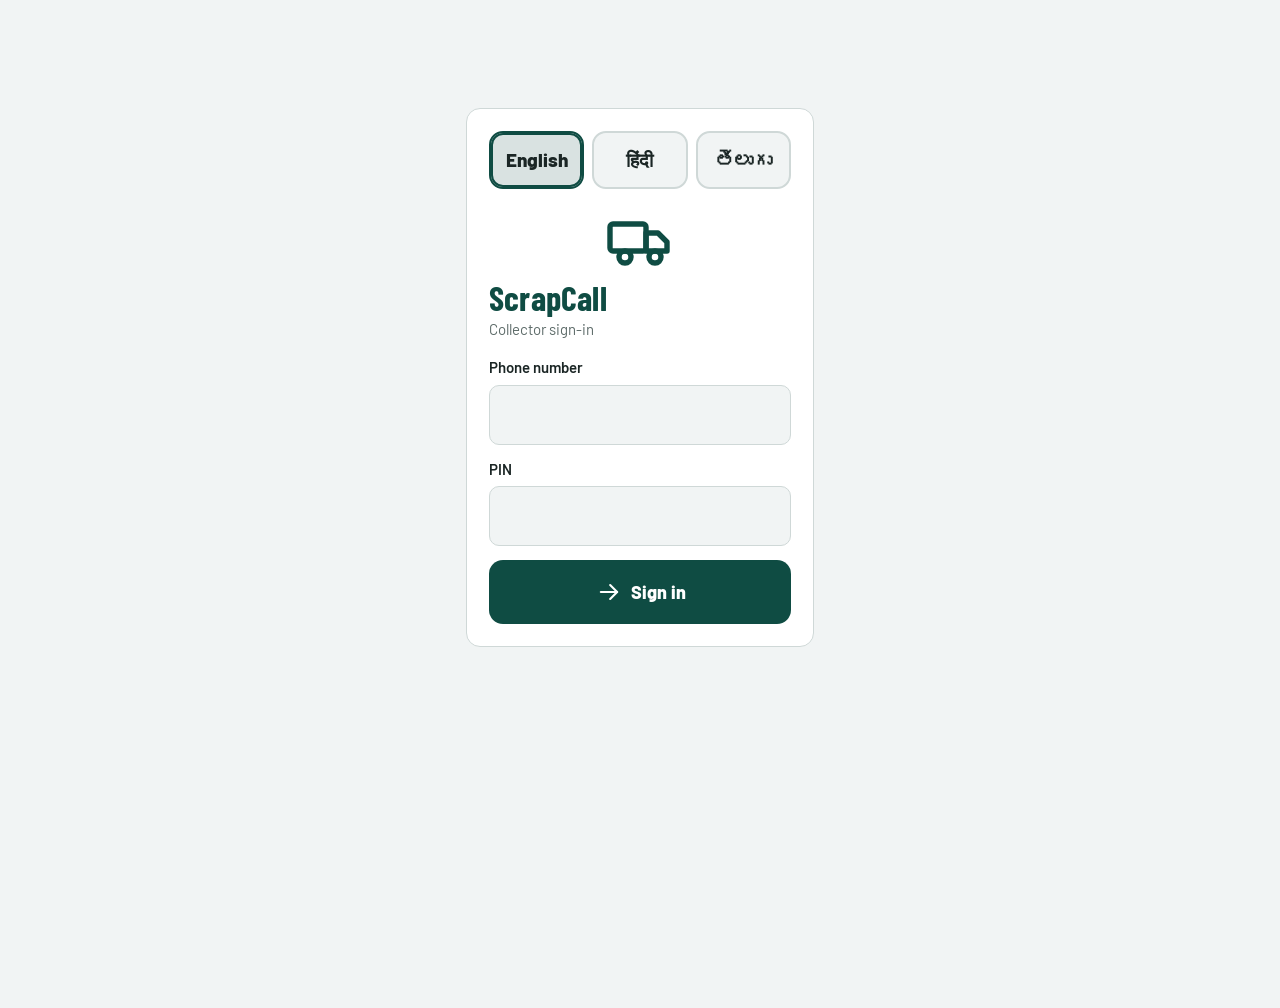
<file: collector.html>
<!DOCTYPE html>
<html lang="en">
<head>
<meta charset="utf-8">
<title>ScrapCall Collector</title>
<meta name="viewport" content="width=device-width, initial-scale=1, viewport-fit=cover">
<meta name="theme-color" content="#0f4c43">
<meta name="robots" content="noindex">
<link rel="manifest" href="collector.webmanifest">
<link rel="icon" href="icon-192.png">
<link rel="apple-touch-icon" href="apple-touch-icon.png">
<meta name="mobile-web-app-capable" content="yes">
<meta name="apple-mobile-web-app-capable" content="yes">
<meta name="apple-mobile-web-app-title" content="Collector">
<link rel="preconnect" href="https://fonts.googleapis.com">
<link rel="preconnect" href="https://fonts.gstatic.com" crossorigin>
<link href="https://fonts.googleapis.com/css2?family=Barlow+Condensed:wght@600;700&family=Barlow:wght@400;500;600&display=swap" rel="stylesheet">
<link rel="stylesheet" href="common.css">
<link rel="stylesheet" href="leaflet.css">
<link rel="stylesheet" href="map.css">
<style>
body{background:var(--surface2)}
.shell{max-width:520px;margin:0 auto;min-height:100vh;background:var(--surface2);display:flex;flex-direction:column}
.seg{display:flex;background:var(--surface);border-bottom:1px solid var(--line)}
.seg button{flex:1;background:none;border:none;border-bottom:3px solid transparent;padding:14px 8px;font-weight:700;cursor:pointer;color:var(--muted);min-height:52px}
.seg button[aria-selected="true"]{color:var(--brand);border-color:var(--brand)}
@media (prefers-color-scheme: dark){.seg button[aria-selected="true"]{color:var(--hi);border-color:var(--hi)}}
.content{padding:16px;flex:1}
.job{display:block;width:100%;text-align:left;background:var(--surface);border:1px solid var(--line);border-radius:14px;padding:14px;margin-bottom:12px;cursor:pointer}
.job:hover{border-color:var(--brand)}
.j-top{display:flex;justify-content:space-between;align-items:center;gap:8px;margin-bottom:4px}
.j-name{font-weight:600;font-size:17px}
.j-sub{color:var(--muted);font-size:14px}
.j-tags{display:flex;gap:6px;flex-wrap:wrap;margin-top:8px}
.stats{display:grid;grid-template-columns:repeat(3,1fr);gap:10px;margin-bottom:14px}
.stat{background:var(--surface);border:1px solid var(--line);border-radius:14px;padding:12px}
.stat .n{font-family:var(--head);font-size:30px;font-weight:700;line-height:1}
.stat .l{color:var(--muted);font-size:13px;margin-top:4px}
.cashcard{background:var(--brand);color:var(--brand-ink);border-radius:14px;padding:16px;margin-bottom:14px}
.cashcard .n{font-family:var(--head);font-size:36px;font-weight:700;line-height:1}
.cashcard .l{opacity:.85;font-size:14px;margin-top:4px}
.actions{display:flex;flex-direction:column;gap:10px;margin:12px 0}
.btnrow{display:flex;gap:10px;flex-wrap:wrap}
.btnrow>*{flex:1;min-width:130px}
.sec{margin:14px 0 6px;font-weight:700;font-size:15px}
.photos a{display:inline-block;margin:0 10px 6px 0}
.wrow{display:grid;grid-template-columns:1fr 96px 74px;gap:8px;align-items:center;padding:8px 0;border-bottom:1px solid var(--line)}
.wrow.mine .wn{font-weight:700}
.wn small{display:block;color:var(--muted);font-size:12px;font-weight:400}
.wrow input{min-height:44px;text-align:right}
.wamt{text-align:right;font-weight:600}
.total{display:flex;justify-content:space-between;font-family:var(--head);font-size:26px;font-weight:700;padding:12px 0 4px}
.radio{display:flex;gap:10px}
.radio label{flex:1;margin:0;border:1.5px solid var(--line);background:var(--surface2);border-radius:10px;padding:12px;text-align:center;cursor:pointer;font-weight:600}
.radio input{position:absolute;opacity:0}
.radio input:checked + span{color:var(--brand)}
.radio label:has(input:checked){border-color:var(--brand);background:color-mix(in srgb,var(--brand) 14%,var(--surface))}
.radio label:has(input:focus-visible){outline:3px solid var(--hi);outline-offset:2px}
.duty{display:flex;align-items:center;gap:12px;padding:10px 16px;background:var(--surface);border-bottom:1px solid var(--line);flex-wrap:wrap}
#dutyNote{font-size:14px;flex:1;min-width:200px}
.routecard{display:flex;gap:12px;align-items:center;justify-content:space-between;flex-wrap:wrap;background:var(--surface);border:1px solid var(--brand);border-radius:14px;padding:14px;margin-bottom:12px}
.routecard>div{flex:1;min-width:200px}
.routecard .primary{min-height:46px;flex:none}
.issuebar{display:flex;gap:12px;align-items:center;justify-content:space-between;flex-wrap:wrap;padding:10px 16px;background:color-mix(in srgb,var(--bad) 12%,var(--surface));border-bottom:2px solid var(--bad);font-size:15px}
.issuebar b{display:block}
.photos{display:flex;gap:8px;flex-wrap:wrap}
.thumb{width:72px;height:72px;border-radius:10px;object-fit:cover;border:1px solid var(--line)}
.thumbwrap{position:relative}
.thumbwrap button{position:absolute;top:-6px;right:-6px;width:26px;height:26px;border-radius:50%;border:none;background:var(--ink);color:var(--surface);cursor:pointer;font-size:15px;line-height:1}
.rcrow{display:grid;grid-template-columns:1fr auto 84px 66px;gap:8px;align-items:center;padding:9px 0;border-bottom:1px solid var(--line)}
.rcrow:last-child{border-bottom:none}
.rcname small{display:block;color:var(--muted);font-size:12px;font-weight:400}
.rcprice{font-family:var(--head);font-size:22px;font-weight:700;white-space:nowrap}
.rcprice small{font-family:var(--body);font-size:11px;font-weight:400;color:var(--muted)}
.rcrow input{min-height:42px;text-align:right}
.rcamt{text-align:right;font-weight:600}
.stepno{font-size:12.5px;color:var(--muted);font-weight:700;letter-spacing:.4px;text-transform:uppercase;margin:0 0 4px}
/* ---- picture-first look: big touch targets, one picture per thing ---- */
.ico{display:block;flex:none}
body{font-size:17px}
#lphone,#lpin{font-size:24px;min-height:60px;letter-spacing:1px}
.loginic{display:flex;justify-content:center;color:var(--brand);margin-bottom:6px}
.loginic .ico{width:72px;height:72px}
.seg button{display:flex;flex-direction:column;align-items:center;gap:2px;font-size:13px;padding:8px 4px 10px;min-height:70px}
.seg .ico{width:32px;height:32px}
.dutybtn{flex:1;display:flex;align-items:center;gap:10px;min-width:0;cursor:pointer;position:relative;background:var(--surface2);border:2px solid var(--line);border-radius:16px;padding:8px 12px;min-height:66px}
.dutybtn input{position:absolute;opacity:0;width:1px;height:1px}
.dutyic{width:46px;height:46px;border-radius:50%;background:var(--line);display:flex;align-items:center;justify-content:center;color:var(--muted);flex:none}
.dutyic .ico{width:28px;height:28px}
.dutybtn input:checked ~ .dutyic{background:var(--ok);color:#fff}
.dutybtn:has(input:checked){border-color:var(--ok);background:color-mix(in srgb,var(--ok) 12%,var(--surface))}
.dutybtn:has(input:focus-visible){outline:3px solid var(--hi);outline-offset:2px}
.dutytx{display:flex;flex-direction:column;min-width:0}
.dutytx b{font-size:18px}
.dutytx small{font-size:12.5px;color:var(--muted)}
.problembtn{display:flex;flex-direction:column;align-items:center;justify-content:center;gap:2px;min-width:86px;min-height:66px;border-radius:16px;border:2px solid var(--bad);background:transparent;color:var(--bad);font-weight:800;cursor:pointer;font-size:13px}
.problembtn .ico{width:30px;height:30px}
.jobrow{display:flex;gap:12px;align-items:flex-start}
.jobmain{flex:1;min-width:0}
.sbadge{width:54px;height:54px;border-radius:50%;display:flex;align-items:center;justify-content:center;flex:none;color:#fff}
.sbadge .ico{width:30px;height:30px;stroke-width:2.2}
.s-todo,.s-wait{background:#b97800}.s-way{background:#1d6fd6}.s-done{background:#17795c}.s-bad{background:#b3261e}
.j-line{display:flex;gap:6px;align-items:flex-start;font-size:15px;margin-top:3px}
.j-line .ico{color:var(--muted);margin-top:2px}
.j-line .slotic{color:#d08a00}
.iconrow{display:flex;gap:6px;flex-wrap:wrap;margin-top:8px}
.iconrow.big .itemico{width:54px;height:54px}
.itemico{width:40px;height:40px;border-radius:12px;background:var(--surface2);border:1px solid var(--line);display:flex;align-items:center;justify-content:center;color:var(--brand);flex:none;font-weight:800;font-size:14px}
.itemico .ico{width:26px;height:26px}
.iconrow.big .itemico .ico{width:34px;height:34px}
.itemico.bad{color:var(--bad);border-color:var(--bad)}
@media (prefers-color-scheme: dark){.itemico{color:var(--hi)}}
.tiles{display:grid;grid-template-columns:repeat(auto-fit,minmax(104px,1fr));gap:10px;margin:10px 0}
.tile{display:flex;flex-direction:column;align-items:center;justify-content:center;gap:6px;min-height:94px;padding:10px 6px;border-radius:14px;border:2px solid var(--line);background:var(--surface);color:var(--ink);font-weight:700;font-size:14.5px;text-align:center;cursor:pointer;text-decoration:none;font-family:inherit}
.tile .ico{width:40px;height:40px;color:var(--brand)}
@media (prefers-color-scheme: dark){.tile .ico{color:var(--hi)}}
.tile.call .ico{color:var(--ok)}
.tile[aria-pressed="true"]{border-color:var(--brand);background:color-mix(in srgb,var(--brand) 16%,var(--surface));box-shadow:inset 0 0 0 2px var(--brand)}
.yesno{display:grid;grid-template-columns:1fr 1fr;gap:12px;margin:16px 0}
.yesno button{min-height:112px;border-radius:18px;border:none;color:#fff;font-size:24px;font-weight:800;display:flex;flex-direction:column;align-items:center;justify-content:center;gap:4px;cursor:pointer;font-family:inherit}
.yesno button small{font-size:13px;font-weight:600;opacity:.92}
.yesno .ico{width:48px;height:48px;stroke-width:2.4}
.btn-yes{background:#17795c}.btn-no{background:#b3261e}
.fb{display:flex;gap:8px;align-items:center;justify-content:center;min-height:64px;border-radius:14px;font-weight:800;font-size:18px;border:2px solid transparent;cursor:pointer;font-family:inherit;padding:0 14px}
.fb .ico{width:28px;height:28px}
.fb.back{background:var(--surface);border-color:var(--line);color:var(--ink)}
.fb.go{background:var(--brand);color:var(--brand-ink)}
.fb.yes{background:#17795c;color:#fff}.fb.no{background:#b3261e;color:#fff}.fb.way{background:#1d6fd6;color:#fff}
.fb[disabled]{opacity:.4;cursor:not-allowed}
.stepbar{display:flex;align-items:center;margin:2px 0 10px}
.sb{width:46px;height:46px;border-radius:50%;display:flex;align-items:center;justify-content:center;background:var(--surface2);border:2px solid var(--line);color:var(--muted);flex:none}
.sb.on{background:var(--brand);border-color:var(--brand);color:var(--brand-ink)}
.sb.done{background:var(--ok);border-color:var(--ok);color:#fff}
.sbline{flex:1;height:4px;background:var(--line);border-radius:2px}
.sbline.done{background:var(--ok)}
.cf-row{display:flex;gap:12px;align-items:center;padding:10px 0;border-bottom:1px solid var(--line)}
.cf-row .itemico{width:46px;height:46px}
.cf-main{flex:1;min-width:0}
.cf-main b{display:block}
.cf-main .ico{display:inline-block;vertical-align:-2px;color:var(--muted)}
.cf-amt{font-family:var(--head);font-size:26px;font-weight:700}
.cf-line{text-align:center;color:var(--muted);margin:2px 0 6px}
.bignum{font-family:var(--head);font-size:60px;font-weight:700;line-height:1;text-align:center;margin:10px 0 2px}
.cf-warn{display:flex;gap:10px;align-items:center;background:color-mix(in srgb,var(--bad) 14%,var(--surface));border:2px solid var(--bad);border-radius:12px;padding:10px;font-weight:700;margin:10px 0}
.cf-warn .ico{color:var(--bad);width:30px;height:30px}
.nophoto{display:flex;gap:10px;align-items:center;margin-top:14px;padding:10px;border:2px dashed var(--line);border-radius:12px;font-weight:700;cursor:pointer}
.nophoto input{width:24px;height:24px;accent-color:var(--brand);flex:none}
.photobtn{display:flex;flex-direction:column;align-items:center;justify-content:center;gap:4px;border-radius:14px;border:2px solid var(--brand);background:color-mix(in srgb,var(--brand) 10%,var(--surface));color:var(--brand);font-weight:800;font-size:14px;cursor:pointer;font-family:inherit}
.photobtn.big{width:136px;height:108px}.photobtn.big .ico{width:46px;height:46px}
.photobtn.small{width:96px;height:108px;border-color:var(--line);background:var(--surface);color:var(--muted)}.photobtn.small .ico{width:32px;height:32px}
@media (prefers-color-scheme: dark){.photobtn{color:var(--hi);border-color:var(--hi)}}
.thumb{width:84px;height:84px}
.wrow{display:grid;grid-template-columns:48px 1fr auto;grid-template-areas:"ico name name" "ctl ctl amt";gap:8px 10px;align-items:center;padding:12px 0;border-bottom:1px solid var(--line)}
.wrow .itemico{grid-area:ico}
.wrow .wn{grid-area:name;min-width:0}
.wrow .wctl{grid-area:ctl}
.wrow .wamt{grid-area:amt;font-size:20px;min-width:72px}
.wrow .itemico{width:48px;height:48px}
.wn small{display:flex;gap:4px;align-items:center}
.wn small .ico{width:14px;height:14px}
.wctl{display:flex;gap:6px;align-items:center}
.wrow input{width:116px;min-height:56px;font-size:24px;font-weight:800;text-align:center}
.stepper{width:46px;height:54px;border-radius:12px;border:2px solid var(--line);background:var(--surface);color:var(--ink);display:flex;align-items:center;justify-content:center;cursor:pointer;flex:none}
.stepper .ico{width:24px;height:24px;stroke-width:2.4}
.secic{display:flex;gap:8px;align-items:center;font-size:17px}
.paytile{flex:1;margin:0;border:2px solid var(--line);background:var(--surface);border-radius:14px;padding:10px;text-align:center;cursor:pointer;min-height:100px;display:flex;align-items:center;justify-content:center}
.paytile span{display:flex;flex-direction:column;align-items:center;gap:6px}
.paytile .ico{width:44px;height:44px;color:var(--brand)}
.radio label.paytile:has(input:checked){border-color:var(--ok);background:color-mix(in srgb,var(--ok) 14%,var(--surface));box-shadow:inset 0 0 0 2px var(--ok)}
.rcrow{grid-template-columns:48px 1fr auto;row-gap:6px}
.rcrow .itemico{width:48px;height:48px}
.rcinput{grid-column:2 / 4;display:flex;gap:8px;align-items:center;justify-content:flex-end}
.rcinput input{width:110px}
.rcprice small{display:inline-flex;gap:3px;align-items:center}
.rcprice small .ico{width:12px;height:12px}
.cashcard .ico{float:right;width:38px;height:38px;opacity:.9}
.stat .ico{width:28px;height:28px;color:var(--brand);margin-bottom:4px}
@media (prefers-color-scheme: dark){.stat .ico{color:var(--hi)}}
.issuein{display:flex;gap:10px;align-items:flex-start}
.issuein .ico{color:var(--bad);width:32px;height:32px}
.center{text-align:center}
/* in-app camera: the photo is taken inside the app, so Android never closes it to open the camera app */
.camov{position:fixed;inset:0;z-index:50;background:#000;display:flex;flex-direction:column}
.camov video{flex:1;min-height:0;width:100%;object-fit:cover;background:#000}
.cambar{display:flex;align-items:center;justify-content:space-around;gap:16px;padding:16px 16px calc(16px + env(safe-area-inset-bottom,0px));background:#000}
.cambar .fb{min-width:120px}
.shutter{width:88px;height:88px;border-radius:50%;border:6px solid #fff;background:#17795c;color:#fff;display:flex;align-items:center;justify-content:center;cursor:pointer;flex:none}
.shutter .ico{width:40px;height:40px}
.camwait{position:absolute;top:40%;left:0;right:0;text-align:center;color:#fff;font-weight:700}
/* languages and reading aloud */
.langrow{display:grid;grid-template-columns:repeat(3,1fr);gap:8px;margin:0 0 14px}
.langbtn{min-height:58px;border-radius:14px;border:2px solid var(--line);background:var(--surface2);color:var(--ink);font-size:19px;font-weight:800;cursor:pointer;font-family:inherit}
.langbtn[aria-pressed="true"]{border-color:var(--brand);background:color-mix(in srgb,var(--brand) 16%,var(--surface));box-shadow:inset 0 0 0 2px var(--brand)}
.langbig{display:flex;flex-direction:column;gap:12px;margin:10px 0}
.langbig .langbtn{min-height:76px;font-size:26px}
.chip-btn .ico{display:inline-block;vertical-align:-4px;width:18px;height:18px}
.sayhead{display:flex;align-items:center;justify-content:space-between;gap:10px}
.sayhead h3{margin:0}
.say{flex:none;width:48px;height:48px;border-radius:50%;border:2px solid var(--brand);background:var(--surface);color:var(--brand);display:flex;align-items:center;justify-content:center;cursor:pointer}
.say .ico{width:26px;height:26px}
@media (prefers-color-scheme: dark){.say{color:var(--hi);border-color:var(--hi)}}
/* big full-screen answer after each action: green tick or red cross */
.fbov{position:fixed;inset:0;z-index:60;display:flex;flex-direction:column;align-items:center;justify-content:center;gap:18px;padding:24px;background:rgba(0,0,0,.72);color:#fff;text-align:center;font-size:24px;font-weight:800}
.fbov .disc{width:150px;height:150px;border-radius:50%;display:flex;align-items:center;justify-content:center}
.fbov .disc .ico{width:96px;height:96px;stroke-width:2.6}
.fbov.ok .disc{background:#17795c}.fbov.bad .disc{background:#b3261e}
.fbov small{font-size:16px;font-weight:600;opacity:.9;max-width:340px}
</style>
</head>
<body>

<div class="login" id="login" hidden>
  <div class="card">
    <div class="langrow" id="loginLangs"></div>
    <div class="loginic" data-ic="truck" data-sz="72"></div>
    <div class="logo">ScrapCall</div>
    <p class="lede" data-t="signin_title">Collector sign-in</p>
    <div class="field">
      <label for="lphone" data-t="phone">Phone number</label>
      <input type="tel" id="lphone" inputmode="tel" autocomplete="tel">
    </div>
    <div class="field">
      <label for="lpin" data-t="pin">PIN</label>
      <input type="password" id="lpin" inputmode="numeric" autocomplete="current-password" maxlength="6">
      <div class="err" id="loginErr" role="alert"></div>
    </div>
    <button class="fb go block" id="loginBtn" type="button" style="width:100%"><span data-ic="next" data-sz="28"></span><span data-t="signin">Sign in</span></button>
  </div>
</div>

<div class="shell" id="app" hidden>
  <header class="top">
    <div class="logo">ScrapCall<small id="hello">Collector</small></div>
    <div class="top-actions">
      <button class="chip-btn" id="langBtn" type="button"><span data-ic="globe" data-sz="18"></span> <span id="langName"></span></button>
      <button class="chip-btn" id="voiceBtn" type="button"></button>
      <button class="chip-btn" id="installBtn" type="button" hidden data-t="install">Install app</button>
      <button class="chip-btn" id="signOut" type="button" data-t="signout">Sign out</button>
    </div>
  </header>
  <div class="conn" id="conn" role="status" aria-live="polite"><span class="dot"></span><span id="connText">Online</span><span id="qInfo" class="pill warn" style="margin-left:auto" hidden></span></div>
  <div class="duty" id="duty">
    <label class="dutybtn"><input type="checkbox" id="dutySw"><span class="dutyic" data-ic="power" data-sz="28"></span><span class="dutytx"><b data-t="on_duty">On duty</b><small id="dutyNote">Off duty. Your location isn’t shared.</small></span></label>
    <button class="problembtn" id="issueBtn" type="button"><span data-ic="warning" data-sz="30"></span><span data-t="problem">Problem</span></button>
  </div>
  <div class="issuebar" id="issueBar" role="status" hidden></div>
  <div class="seg" role="tablist">
    <button role="tab" id="tabJobs" aria-selected="true"><span data-ic="list" data-sz="32"></span><span data-t="tab_jobs">Jobs</span></button>
    <button role="tab" id="tabToday" aria-selected="false"><span data-ic="today" data-sz="32"></span><span data-t="tab_today">Today</span></button>
    <button role="tab" id="tabMap" aria-selected="false"><span data-ic="map" data-sz="32"></span><span data-t="tab_map">Map</span></button>
    <button role="tab" id="tabRates" aria-selected="false"><span data-ic="tag" data-sz="32"></span><span data-t="tab_rates">Rates</span></button>
  </div>
  <div class="content">
    <section id="v-jobs" aria-label="My jobs"></section>
    <section id="v-today" aria-label="Today" hidden></section>
    <section id="v-rates" aria-label="Rate card" hidden></section>
    <section id="v-map" aria-label="Map" hidden>
      <div class="btnrow" style="margin-bottom:8px"><button class="fb back" id="meBtn" type="button"><span data-ic="pin" data-sz="28"></span><span data-t="my_location">Show my location</span></button></div>
      <div id="jobMap" class="map-box tall"></div>
      <p class="map-note" id="mapNote"></p>
    </section>
  </div>
</div>

<dialog id="dlg" aria-modal="true"></dialog>
<div class="toast" id="toast" hidden></div>

<script src="leaflet.js"></script>
<script src="map.js"></script>
<script src="route.js"></script>
<script src="config.js"></script>
<!-- "?v=" makes phones fetch the new file straight away instead of an older saved copy -->
<script src="icons.js?v=23"></script>
<script src="lang.js?v=23"></script>
<script src="common.js"></script>
<script>
(function(){
  var $=SC.$, $$=SC.$$, esc=SC.esc, T=SCL.t;
  var TK="scrapcall_collector_token", QK="scrapcall_collector_queue", DK="scrapcall_collector_data";
  var token=SC.load(TK,null);
  var S=SC.load(DK,{jobs:[],cash:{balance:0},rates:[],name:"",today:""});
  var queue=SC.load(QK,[]), tab="jobs", syncing=false, timer=null;

  /* ---------- pictures ---------- */
  function ic(n,sz){ return window.SCIcons?SCIcons.svg(n,sz||24):""; }
  function rateOf(name){ return (S.rates||[]).filter(function(x){return x.name===name;})[0]; }
  function itemIcon(name,sz){ var r=rateOf(name); return window.SCIcons?SCIcons.item(name,r&&r.icon,sz||28):""; }
  function itemIcons(types){
    var names=String(types||"").split(",").map(function(x){return x.trim();}).filter(Boolean);
    return names.slice(0,6).map(function(n){ return '<span class="itemico" title="'+esc(n)+'">'+itemIcon(n,26)+'</span>'; }).join("")+
      (names.length>6?'<span class="itemico">+'+(names.length-6)+'</span>':"");
  }
  function hydrate(root){ $$("[data-ic]",root).forEach(function(el){ el.innerHTML=ic(el.dataset.ic,+el.dataset.sz||24); }); }
  function buzz(ok){ try{ if(navigator.vibrate) navigator.vibrate(ok?35:[60,40,60]); }catch(e){} }
  // morning / afternoon / evening as a picture and a word in the collector's language
  function slotKey(s){ s=String(s||"").toLowerCase(); return s.indexOf("morn")===0?"morning":s.indexOf("after")===0?"afternoon":s.indexOf("even")===0?"evening":""; }
  function slotIcon(s){ var k=slotKey(s); return k==="morning"?"sunrise":k==="afternoon"?"sun":k==="evening"?"moon":"clock"; }
  function slotName(s){ var k=slotKey(s); return k?T("slot_"+k):String(s||"").toLowerCase(); }

  /* ---------- language and voice ---------- */
  function say(key,vars){ var s=T(key,vars); SC.toast(s); SCL.speak(s); }
  // heading with a speaker button; the heading is also read out when the screen opens
  function head(text){ return '<div class="sayhead"><h3>'+esc(text)+'</h3><button type="button" class="say" data-say="'+esc(text)+'" aria-label="'+esc(T("speak_again"))+'">'+ic("speaker",26)+'</button></div>'; }
  document.addEventListener("click",function(e){ var b=e.target.closest&&e.target.closest("[data-say]"); if(b) SCL.speak(b.dataset.say,true); });
  // full-screen green tick or red cross after an action, read out loud, for people who read little
  function bigFeedback(ok,key,vars,sub){
    var text=T(key,vars), ov=document.createElement("div");
    ov.className="fbov "+(ok?"ok":"bad");
    ov.innerHTML='<div class="disc">'+ic(ok?"check":"cross",96)+'</div><div>'+esc(text)+'</div>'+(sub?'<small>'+esc(sub)+'</small>':"");
    ($("#dlg").open?$("#dlg"):document.body).appendChild(ov);
    buzz(ok); SCL.speak(text);
    var gone=false; function close(){ if(gone) return; gone=true; if(ov.parentNode) ov.parentNode.removeChild(ov); }
    ov.addEventListener("click",close); setTimeout(close,1800);
  }
  function langButtons(box,onPick){
    box.innerHTML=Object.keys(SCL.langs).map(function(k){ return '<button type="button" class="langbtn" data-lang="'+k+'" aria-pressed="'+(SCL.lang()===k)+'">'+esc(SCL.langs[k].name)+'</button>'; }).join("");
    $$("[data-lang]",box).forEach(function(b){ b.addEventListener("click",function(){ setLang(b.dataset.lang); buzz(true); SCL.speak(SCL.langs[b.dataset.lang].name,true); if(onPick) onPick(); }); });
  }
  function setLang(l){ SCL.setLang(l); applyLang(); }
  // puts every word on screen in the chosen language (English until one is chosen)
  function applyLang(){
    var l=SCL.lang()||"en"; document.documentElement.lang=l;
    $$("[data-t]").forEach(function(el){ el.textContent=T(el.dataset.t); });
    $("#langName").textContent=SCL.langs[l]?SCL.langs[l].name:"";
    $$("#loginLangs [data-lang]").forEach(function(b){ b.setAttribute("aria-pressed",b.dataset.lang===l?"true":"false"); });
    paintVoice(); dutyNote(T(dutyOn?(lastSent?"duty_sharing":"duty_finding"):"duty_off_note"));
    $("#connText").textContent=T(navigator.onLine===false?"offline":"online");
    if(!$("#app").hidden){ $("#hello").textContent=T("hello",{n:S.name||""})+" · v23"; render(); rcKey=""; ensureRates(true); if(tab==="map") renderMap(false); }
  }
  function chooseLang(){
    SC.dialog(T("choose_lang"),'<div class="langbig" id="bigLangs"></div>',null);
    langButtons($("#bigLangs"),function(){ setTimeout(SC.closeDialog,350); });
  }
  function paintVoice(){ var on=SCL.voiceOn(); $("#voiceBtn").innerHTML=ic(on?"speaker":"mute",18); $("#voiceBtn").setAttribute("aria-label",T(on?"voice_on":"voice_off")); }
  $("#langBtn").addEventListener("click",chooseLang);
  $("#voiceBtn").addEventListener("click",function(){ SCL.setVoice(!SCL.voiceOn()); paintVoice(); if(SCL.voiceOn()) SCL.speak(T("voice_on")); });

  // a row of big picture buttons for choosing one reason; a hidden <select> keeps the chosen value
  function tileHtml(list,id){
    return '<div class="tiles" id="'+id+'" role="group">'+list.map(function(r,i){
      return '<button type="button" class="tile" data-v="'+r[0]+'" aria-pressed="'+(i===0)+'">'+ic(r[2],40)+'<span>'+esc(T(r[1]))+'</span></button>';
    }).join("")+'</div>';
  }
  function bindTiles(id,selId){
    var box=$("#"+id), sel=$("#"+selId);
    function paint(){ $$(".tile",box).forEach(function(t){ t.setAttribute("aria-pressed",t.dataset.v===sel.value?"true":"false"); }); }
    $$(".tile",box).forEach(function(t){ t.addEventListener("click",function(){ sel.value=t.dataset.v; paint(); buzz(true); SCL.speak($("span",t).textContent); }); });
    sel.addEventListener("change",paint); paint();
  }
  // "Is this right?" with a big green tick and a big red cross, shown before anything is saved or sent
  function check(title,heading,rowsHtml,yesFn,noFn){
    var body=head(heading)+rowsHtml+
      '<div class="yesno"><button type="button" class="btn-no" id="cfNo">'+ic("cross",48)+'<span>'+esc(T("no"))+'</span></button>'+
      '<button type="button" class="btn-yes" id="cfYes">'+ic("check",48)+'<span>'+esc(T("yes"))+'</span></button></div>';
    SC.dialog(title,body,null);
    SCL.speak(heading);
    $("#cfYes").addEventListener("click",function(){ buzz(true); yesFn(); });
    $("#cfNo").addEventListener("click",function(){ buzz(false); noFn(); });
  }

  function mapOk(){ return !!(window.SCMap&&SCMap.ok()&&navigator.onLine!==false); }
  function validPin(j){ return !!(window.SCMap&&SCMap.valid(j.lat,j.lng)); }
  function dirHref(j){ return window.SCMap?SCMap.dirHref(j):SC.mapHref(j.addr); }
  function viewHref(j){ return window.SCMap?SCMap.viewHref(j):SC.mapHref(j.addr); }

  /* ---------- server calls ---------- */
  function call(action,data){
    data=data||{}; data.action=action; data.token=token;
    return SC.api(data).then(function(res){
      if(res&&res.auth){ signedOut("Please sign in again."); throw new Error("auth"); }
      return res;
    });
  }
  function showLogin(msg){ $("#login").hidden=false; $("#app").hidden=true; $("#loginErr").textContent=msg||""; }
  function signedOut(msg){ token=null; SC.drop(TK); clearInterval(timer); if(typeof stopDuty==="function") stopDuty(); showLogin(msg); }
  function start(){
    $("#login").hidden=true; $("#app").hidden=false;
    $("#hello").textContent=T("hello",{n:S.name||""})+" · v23";   // app version, to check a phone has the latest
    render(); processQueue().then(refresh); resumeDuty(); resumePickup();
    if(!SCL.chosen()) chooseLang();
    clearInterval(timer); timer=setInterval(function(){ if(!document.hidden) processQueue().then(refresh); },60000);
  }

  /* ---------- sign in / out ---------- */
  $("#loginBtn").addEventListener("click",doLogin);
  $("#lpin").addEventListener("keydown",function(e){ if(e.key==="Enter") doLogin(); });
  function doLogin(){
    var ph=$("#lphone").value, pin=$("#lpin").value; if(!ph||!pin) return;
    var b=$("#loginBtn"); b.disabled=true; $("#loginErr").textContent="";
    SC.api({action:"login",role:"collector",phone:ph,pin:pin}).then(function(res){
      b.disabled=false;
      if(res&&res.ok){
        token=res.token; SC.save(TK,token); $("#lpin").value="";
        if(S.name&&S.name!==res.name){ S={jobs:[],cash:{balance:0},rates:[],name:"",today:""}; queue=[]; SC.save(QK,queue); }
        S.name=res.name; SC.save(DK,S); start();
      } else $("#loginErr").textContent=(res&&res.error)||"Couldn’t sign in.";
    }).catch(function(e){ b.disabled=false; $("#loginErr").textContent=SC.API_URL?T("login_noconn"):e.message; });
  }
  $("#signOut").addEventListener("click",function(){
    if(queue.length&&!confirm(T("signout_q",{n:queue.length}))) return;
    stopDuty(); queue=[]; SC.save(QK,queue); S={jobs:[],cash:{balance:0},rates:[],name:"",today:""}; SC.save(DK,S); signedOut("");
  });

  /* ---------- loading jobs ---------- */
  function refresh(){
    if(navigator.onLine===false||!token) return Promise.resolve();
    return call("c_jobs").then(function(res){
      if(!res.ok) return;
      S={jobs:res.jobs,cash:res.cash,rates:res.rates,name:res.name,today:res.today,unavailable:res.unavailable||null,ratesAt:Date.now()};
      applyQueue(); SC.save(DK,S); render();
    }).catch(function(){});
  }
  SC.watchConnection(function(on){ $("#connText").textContent=T(on?"online":"offline"); if(on&&token) processQueue().then(refresh); });

  /* ---------- offline queue: updates are saved here until they reach the office ---------- */
  function uid(){ return "a"+Date.now().toString(36)+Math.random().toString(36).slice(2,7); }
  function pendingCash(){
    return queue.reduce(function(s,a){ return s+(a.type==="complete"&&a.method==="Cash"?a.est.amt:0); },0);
  }
  function applyQueue(){
    queue.forEach(function(a){
      if(a.type==="issue"){ S.unavailable={reason:a.label,pending:true}; return; }
      if(a.type==="available"){ S.unavailable=null; return; }
      var j=S.jobs.filter(function(x){return x.code===a.code;})[0]; if(!j) return;
      if(a.type==="photos"){ // counted once per queued action, even if applyQueue runs again
        j._ph=j._ph||{};
        if(!j._ph[a.id]){ j._ph[a.id]=1; j.donePhotoCount=(j.donePhotoCount||0)+a.photos.length; }
        j.photosPending=true; return;
      }
      if(a.type==="nocollect"){ j.status="Not collected"; j.pending=true; return; }
      if(a.type==="status"&&j.status==="Assigned") j.status="On the way";
      if(a.type==="complete"&&j.status!=="Completed"){ j.status="Completed"; j.kg=a.est.kg; j.pieces=a.est.pcs||0; j.paid=a.est.amt; j.method=a.method; j.pending=true; j.details=a.est.lines; j.donePhotoCount=(a.photos||[]).length; }
      else if(a.type==="complete") j.pending=true;
    });
  }
  function enqueue(a){
    queue.push(a);
    if(!SC.save(QK,queue)){
      // the phone's storage is full: keep the update, drop the photos
      if(a.photos&&a.photos.length){
        if(a.type==="photos"){ queue.pop(); say("no_room_photos"); return false; }
        a.photos=[]; a.photosDropped=true;
      }
      if(!SC.save(QK,queue)){ queue.pop(); say("no_room"); return false; }
      if(a.photosDropped) say("photos_dropped");
    }
    applyQueue(); SC.save(DK,S); render(); processQueue().then(refresh);
    return a.photosDropped?"dropped":true;   // "dropped" = saved, but without its photos (the warning is already on screen)
  }
  function processQueue(){
    if(syncing||!queue.length||navigator.onLine===false||!token) return Promise.resolve();
    syncing=true;
    function next(){
      if(!queue.length){ syncing=false; return Promise.resolve(); }
      var a=queue[0];
      var req=a.type==="available"?call("c_available",{}):a.type==="nocollect"?call("c_nocollect",{code:a.code,reason:a.reason,note:a.note,photos:a.photos||[]}):a.type==="issue"?call("c_issue",{reason:a.reason,note:a.note}):a.type==="photos"?call("c_photos",{id:a.id,code:a.code,photos:a.photos}):a.type==="status"?call("c_status",{code:a.code,status:a.status}):call("c_complete",{code:a.code,items:a.items,method:a.method,note:a.note,photos:a.photos||[]});
      return req.then(function(res){
        if(!(res&&res.ok)) SC.toast((a.code||T("problem"))+": "+((res&&res.error)||"couldn’t be saved"));
        queue.shift(); SC.save(QK,queue); return next();
      }).catch(function(){ syncing=false; render(); });   // no connection or signed out: keep the queue
    }
    return next().then(function(){ syncing=false; render(); });
  }

  /* ---------- tabs ---------- */
  function setTab(t){
    tab=t;
    $("#tabJobs").setAttribute("aria-selected",t==="jobs"?"true":"false");
    $("#tabToday").setAttribute("aria-selected",t==="today"?"true":"false");
    $("#tabMap").setAttribute("aria-selected",t==="map"?"true":"false");
    $("#tabRates").setAttribute("aria-selected",t==="rates"?"true":"false");
    $("#v-jobs").hidden=(t!=="jobs"); $("#v-today").hidden=(t!=="today"); $("#v-map").hidden=(t!=="map"); $("#v-rates").hidden=(t!=="rates");
    if(t==="map") renderMap(true);
    if(t==="rates") ensureRates(true);
  }
  $("#tabJobs").addEventListener("click",function(){ setTab("jobs"); });
  $("#tabToday").addEventListener("click",function(){ setTab("today"); });
  $("#tabMap").addEventListener("click",function(){ setTab("map"); });
  $("#tabRates").addEventListener("click",function(){ setTab("rates"); });

  /* ---------- screens ---------- */
  function openJobs(){
    return S.jobs.filter(function(j){ return j.status==="Assigned"||j.status==="On the way"; }).sort(function(a,b){
      return (a.confirmedInput||a.day||"z").localeCompare(b.confirmedInput||b.day||"z");
    });
  }
  /* ---------- route plan: the best order for your stops ---------- */
  var plan=null, planAt=0, manualPos=null;
  function startPoint(){
    var p=(typeof lastPos!=="undefined"&&lastPos)||manualPos;
    return p?[Math.round(p.lat*1000)/1000,Math.round(p.lng*1000)/1000]:null;   // ~100 m, so the same road table is reused
  }
  function jobsKey(jobs){ return jobs.map(function(j){ return j.code+"|"+j.status+"|"+(j.confirmedInput||"")+"|"+j.lat+","+j.lng; }).join(";"); }
  function refreshPlan(force){
    if(!window.SCRoute||!window.SCMap) return;
    var jobs=openJobs().filter(validPin), key=jobsKey(jobs);
    if(!force&&plan&&plan.jobsKey===key&&Date.now()-planAt<120000) return;
    planAt=Date.now();
    var st=startPoint();
    var stops=jobs.map(function(j){ return {id:j.code,lat:j.lat,lng:j.lng,time:j.confirmedInput||""}; });
    function done(fn){
      var p=SCRoute.plan(st,stops,fn); p.jobsKey=key; p.live=!!(fn&&fn.live); p.start=st; plan=p; planAt=Date.now(); render();
    }
    if(!stops.length){ plan={order:[],legs:[],km:0,min:0,jobsKey:key,live:false,start:st}; render(); return; }
    var pts=(st?[st]:[]).concat(stops.map(function(x){ return [x.lat,x.lng]; }));
    if(navigator.onLine===false||pts.length<2) done(SCRoute.estimate);
    else SCRoute.matrix(pts).then(done);
  }
  function orderedJobs(){
    var jobs=openJobs();
    if(!plan||plan.jobsKey!==jobsKey(jobs.filter(validPin))) return jobs;
    var by={}; jobs.forEach(function(j){ by[j.code]=j; });
    var out=plan.order.map(function(x){ return by[x.id]; }).filter(Boolean);
    jobs.forEach(function(j){ if(out.indexOf(j)<0) out.push(j); });
    return out;
  }
  function legLine(j,n){
    if(!n||!plan||!window.SCRoute) return "";
    var l=plan.legs.filter(function(x){ return x.id===j.code; })[0];
    if(!l||l.first) return "";
    return '<div class="j-sub"><b>'+esc(SCRoute.fmt(l.km,l.min,l.road))+'</b> '+esc(T(n===1&&plan.start?"from_here":"from_prev"))+'</div>';
  }
  function routeCard(){
    if(!plan||!plan.order.length||!window.SCRoute) return "";
    var stops=plan.order.map(function(x){ return {lat:x.lat,lng:x.lng}; });
    return '<div class="routecard"><div><b>'+esc(T("route_t",{n:plan.order.length}))+' · '+esc(SCRoute.fmt(plan.km,plan.min,plan.live))+'</b>'+
      '<div class="hint">'+esc(T("route_hint"))+'</div></div>'+
      '<a class="primary" href="'+esc(SCRoute.navLink(stops))+'" target="_blank" rel="noopener">'+esc(T("nav_all"))+'</a></div>';
  }
  function whenText(j){ return j.confirmed?T("at_time",{t:j.confirmed}):T("wants",{d:SC.day(j.day),s:slotName(j.slot)}); }
  function jobCard(j,n){
    var cls=j.pending?"wait":j.status==="On the way"?"way":j.status==="Completed"?"done":j.status==="Not collected"?"bad":"todo";
    var icon=cls==="wait"?"upload":cls==="way"?"truck":cls==="done"?"check":cls==="bad"?"cross":"list";
    var tag='<span class="pill '+(cls==="way"?"live":cls==="done"?"ok":cls==="bad"?"bad":"warn")+'">'+esc(T("pill_"+cls))+'</span>';
    return '<button class="job" data-code="'+esc(j.code)+'"><div class="jobrow"><span class="sbadge s-'+cls+'">'+ic(icon,30)+'</span><div class="jobmain">'+
      '<div class="j-top"><span class="code">'+(n?n+". ":"")+esc(j.code)+'</span>'+(n===1?'<span class="pill live">'+esc(T("next_stop"))+'</span> ':"")+tag+'</div>'+
      '<div class="j-name">'+esc(j.name)+'</div>'+
      '<div class="j-line">'+ic("pin",18)+'<span>'+esc(j.addr.slice(0,90))+'</span></div>'+
      '<div class="j-line">'+(j.confirmed?ic("clock",18):'<span class="slotic">'+ic(slotIcon(j.slot),18)+'</span>')+'<span>'+esc(whenText(j))+'</span></div>'+
      '<div class="iconrow">'+itemIcons(j.types)+'</div>'+
      '<div class="j-sub">'+esc(j.types)+' — '+esc(j.qty)+'</div>'+legLine(j,n)+
      (j.status==="Completed"?'<div class="j-sub"><b>'+SC.qty(j.kg,j.pieces)+'</b> · '+SC.money(j.paid)+' ('+esc(T(j.method==="Digital"?"digital":"cash"))+')</div>':
       (j.phoneOk?"":'<div class="j-tags"><span class="pill warn">'+esc(T("phone_unconf"))+'</span></div>'))+'</div></div></button>';
  }
  function render(){
    var q=$("#qInfo"); q.hidden=!queue.length; q.textContent=T("waiting_n",{n:queue.length});
    var jobs=orderedJobs();
    $("#v-jobs").innerHTML=jobs.length?routeCard()+jobs.map(function(j,i){ return jobCard(j,validPin(j)&&plan&&plan.order.length?i+1:0); }).join(""):'<div class="empty"><b>'+esc(T("no_jobs_t"))+'</b>'+esc(T("no_jobs"))+'</div>';
    var done=S.jobs.filter(function(j){return j.status==="Completed";});
    var missed=S.jobs.filter(function(j){return j.status==="Not collected";});
    var kg=done.reduce(function(s,j){return s+j.kg;},0), paid=done.reduce(function(s,j){return s+j.paid;},0), pcs=done.reduce(function(s,j){return s+(j.pieces||0);},0);
    var bal=SC.num((S.cash.balance||0)-pendingCash());
    $("#v-today").innerHTML=
      '<div class="cashcard">'+ic("cash",38)+'<div class="n">'+SC.money(bal)+'</div><div class="l">'+esc(T("cash_hold"))+'</div></div>'+
      '<div class="stats"><div class="stat">'+ic("check",28)+'<div class="n">'+done.length+'</div><div class="l">'+esc(T("picks_done"))+'</div></div><div class="stat">'+ic("scale",28)+'<div class="n">'+SC.num(kg)+'</div><div class="l">'+esc(T("kg_weighed"))+(pcs?" · "+pcs+" "+esc(T("pcs")):"")+'</div></div><div class="stat">'+ic("cash",28)+'<div class="n">'+SC.money(paid)+'</div><div class="l">'+esc(T("paid_out"))+'</div></div></div>'+
      (done.length?'<h2>'+esc(T("done_today"))+'</h2>'+done.map(function(j){ return jobCard(j); }).join(""):'<div class="empty"><b>'+esc(T("none_done_t"))+'</b>'+esc(T("none_done"))+'</div>')+
      (missed.length?'<h2>'+esc(T("could_not"))+'</h2>'+missed.map(function(j){ return jobCard(j); }).join(""):"");
    $$("#app .job").forEach(function(b){ b.addEventListener("click",function(){ openJob(b.dataset.code); }); });
    if(tab==="map") renderMap(false);
    renderIssue();
    ensureRates(false);
    refreshPlan(false);
  }

  /* ---------- camera: photos are shrunk on the phone so they save and send quickly ---------- */
  // Big camera photos (50 MP and more) can run a phone out of memory if read in full, so the photo is decoded
  // straight to a smaller size where the phone allows it, and never copied into memory as text first
  function shrink(file){
    function paint(src,w,h){
      var k=Math.min(1,960/Math.max(w,h)), c=document.createElement("canvas");
      c.width=Math.round(w*k); c.height=Math.round(h*k);
      c.getContext("2d").drawImage(src,0,0,c.width,c.height);
      return c.toDataURL("image/jpeg",.65);
    }
    return new Promise(function(res){
      function viaImage(){
        var url=URL.createObjectURL(file), img=new Image();
        img.onload=function(){ var d=null; try{ d=paint(img,img.naturalWidth,img.naturalHeight); }catch(e){} URL.revokeObjectURL(url); res(d); };
        img.onerror=function(){ URL.revokeObjectURL(url); res(null); };
        img.src=url;
      }
      if(!window.createImageBitmap) return viaImage();
      createImageBitmap(file,{resizeWidth:960,resizeQuality:"medium"}).then(function(bm){
        var d=null; try{ d=paint(bm,bm.width,bm.height); }catch(e){} if(bm.close) bm.close();
        if(d) res(d); else viaImage();
      }).catch(viaImage);
    });
  }
  // The camera inside the app. Opening the phone's camera app makes Android close this app on many phones,
  // and the photo is lost; here the photo is taken from a live camera view instead. Returns false if the
  // phone can't do this (then the phone's camera app is used).
  function openCamera(onShot){
    if(!(navigator.mediaDevices&&navigator.mediaDevices.getUserMedia)) return false;
    var host=$("#dlg").open?$("#dlg"):document.body, stream=null;
    var ov=document.createElement("div"); ov.className="camov";
    ov.innerHTML='<video playsinline autoplay muted></video><p class="camwait">'+esc(T("opening_cam"))+'</p>'+
      '<div class="cambar"><button type="button" class="fb back" data-x>'+ic("cross",28)+'<span>'+esc(T("cancel"))+'</span></button>'+
      '<button type="button" class="shutter" data-shot aria-label="'+esc(T("take_photo"))+'">'+ic("camera",40)+'</button></div>';
    host.appendChild(ov);
    var v=$("video",ov);
    function stop(){ if(stream) stream.getTracks().forEach(function(t){ t.stop(); }); stream=null; if(ov.parentNode) ov.parentNode.removeChild(ov); }
    $("[data-x]",ov).addEventListener("click",function(){ buzz(false); stop(); });
    navigator.mediaDevices.getUserMedia({audio:false,video:{facingMode:{ideal:"environment"},width:{ideal:1920},height:{ideal:1080}}})
      .then(function(s){ stream=s; v.srcObject=s; var p=v.play(); if(p&&p.catch) p.catch(function(){}); $(".camwait",ov).hidden=true; })
      .catch(function(){ stop(); say("cam_denied"); });
    $("[data-shot]",ov).addEventListener("click",function(){
      if(!v.videoWidth) return;
      var k=Math.min(1,960/Math.max(v.videoWidth,v.videoHeight)), c=document.createElement("canvas");
      c.width=Math.round(v.videoWidth*k); c.height=Math.round(v.videoHeight*k);
      c.getContext("2d").drawImage(v,0,0,c.width,c.height);
      var d=c.toDataURL("image/jpeg",.7);
      buzz(true); stop(); onShot(d);
    });
    return true;
  }
  // Fills `box` with the photos in `arr` and "Take photo" / "From gallery" buttons (up to `max` photos)
  function mountPhotos(box,arr,max,onChange){
    function draw(){
      box.innerHTML=arr.map(function(p,i){ return '<div class="thumbwrap"><img class="thumb" alt="Photo '+(i+1)+'" src="'+p+'"><button type="button" aria-label="Remove photo '+(i+1)+'" data-rm="'+i+'">×</button></div>'; }).join("")+
        (arr.length<max?'<button type="button" class="photobtn big" data-cam>'+ic("camera",46)+'<span>'+esc(T("take_photo"))+'</span></button><button type="button" class="photobtn small" data-gal>'+ic("gallery",32)+'<span>'+esc(T("gallery"))+'</span></button>':"")+
        '<input type="file" accept="image/*" capture="environment" hidden data-fc><input type="file" accept="image/*" multiple hidden data-fg>';
      $$("[data-rm]",box).forEach(function(b){ b.addEventListener("click",function(){ arr.splice(+b.dataset.rm,1); draw(); onChange(); }); });
      var fc=$("[data-fc]",box), fg=$("[data-fg]",box), cam=$("[data-cam]",box), gal=$("[data-gal]",box);
      if(cam) cam.addEventListener("click",function(){
        var ok=openCamera(function(d){ if(arr.length<max) arr.push(d); draw(); onChange(); });
        if(!ok) fc.click();   // no camera view possible on this phone: use the phone's camera app
      });
      if(gal) gal.addEventListener("click",function(){ fg.click(); });
      [fc,fg].forEach(function(inp){ inp.addEventListener("change",function(){
        var files=Array.prototype.slice.call(inp.files||[]).slice(0,max-arr.length);
        Promise.all(files.map(shrink)).then(function(list){
          var bad=0; list.forEach(function(d){ if(!d) bad++; else if(arr.length<max) arr.push(d); });
          draw(); onChange();
          if(bad) say("photo_bad");
        });
      }); });
    }
    draw();
  }

  /* ---------- rate card: always available, saved on the phone ---------- */
  var rcKey="";
  function ensureRates(force){
    var k=JSON.stringify(S.rates||[]);
    if(!force&&k===rcKey) return;
    if(k===rcKey&&$("#v-rates").innerHTML) return;
    rcKey=k; drawRates();
  }
  function drawRates(){
    var box=$("#v-rates");
    if(!S.rates||!S.rates.length){ box.innerHTML='<div class="empty"><b>'+esc(T("rc_none_t"))+'</b>'+esc(T("rc_none"))+'</div>'; return; }
    var when=S.ratesAt?new Date(S.ratesAt).toLocaleString(undefined,{day:"numeric",month:"short",hour:"2-digit",minute:"2-digit"}):"";
    box.innerHTML='<h2>'+esc(T("rc_title"))+'</h2><p class="hint" id="rcNote"></p><div class="card">'+S.rates.map(function(r,i){
      var piece=r.unit==="piece";
      return '<div class="rcrow"><span class="itemico">'+itemIcon(r.name,30)+'</span><div class="rcname"><b>'+esc(r.name)+'</b><small>'+esc(r.note||"")+'</small></div><div class="rcprice">'+SC.money(r.rate)+'<small>'+ic(piece?"count":"scale",12)+' '+esc(T(piece?"per_piece":"per_kg"))+'</small></div><div class="rcinput">'+
        '<input type="number" inputmode="'+(piece?"numeric":"decimal")+'" min="0" step="'+(piece?"1":"0.01")+'" placeholder="'+esc(T(piece?"how_many":"kg"))+'" aria-label="'+esc(r.name)+'" data-rc="'+i+'"><div class="rcamt" data-rcamt="'+i+'">0.00</div></div></div>';
    }).join("")+'</div><div class="total"><span>'+esc(T("rc_quote"))+'</span><span><span id="rcKg">0</span> '+esc(T("kg"))+' · <span id="rcPcs">0</span> '+esc(T("pcs"))+' · <span id="rcAmt">0.00</span></span></div>'+
      '<div class="btnrow"><button class="secondary" id="rcClear" type="button">'+esc(T("rc_clear"))+'</button></div>'+
      '<p class="hint">'+esc(T("rc_hint"))+'</p>';
    $("#rcNote").textContent=(navigator.onLine===false?T("rc_offline"):T("rc_online"))+(when?" "+when:"");
    function calcRc(){
      var kg=0,pcs=0,amt=0;
      $$("#v-rates input[data-rc]").forEach(function(i){
        var r=S.rates[+i.dataset.rc], piece=r.unit==="piece", k=piece?Math.floor(Number(i.value)||0):SC.num(i.value), a=SC.num(k*r.rate);
        $('[data-rcamt="'+i.dataset.rc+'"]').textContent=SC.money(a); amt=SC.num(amt+a);
        if(piece) pcs+=k; else kg=SC.num(kg+k);
      });
      $("#rcKg").textContent=kg; $("#rcPcs").textContent=pcs; $("#rcAmt").textContent=SC.money(amt);
    }
    $$("#v-rates input[data-rc]").forEach(function(i){ i.addEventListener("input",calcRc); });
    $("#rcClear").addEventListener("click",function(){ $$("#v-rates input[data-rc]").forEach(function(i){ i.value=""; }); calcRc(); });
  }

  /* ---------- tell the office about a problem (vehicle broke down, unwell, ...) ---------- */
  var ISSUES=[["vehicle","is_vehicle","breakdown"],["unwell","is_unwell","unwell"],["area","is_area","roadblock"],["other","is_other","other"]];
  function renderIssue(){
    var b=$("#issueBar"), u=S.unavailable;
    b.hidden=!u;
    if(!u){ $("#issueBtn").hidden=false; return; }
    $("#issueBtn").hidden=true;
    b.innerHTML='<div class="issuein">'+ic("warning",32)+'<div><b>'+esc(T(u.pending?"saved_pending":"office_knows"))+'</b>'+esc(u.reason)+
      (u.pending?"":'<div class="hint">'+esc(T("office_contact"))+'</div>')+'</div></div>'+
      '<button type="button" class="fb yes" id="fineBtn">'+ic("check",28)+'<span>'+esc(T("fine_again"))+'</span></button>';
    $("#fineBtn").addEventListener("click",function(){
      check(T("back_to_work"),T("q_fine"),
        '<div class="cf-row"><span class="itemico">'+ic("check",32)+'</span><div class="cf-main"><b>'+esc(T("fine_info"))+'</b></div></div>',
        function(){
          enqueue({id:uid(),type:"available"});
          SC.closeDialog();
          bigFeedback(true,navigator.onLine===false?"fb_offline":"fb_back");
        },
        function(){ SC.closeDialog(); });
    });
  }
  function openProblem(pre){
    var body='<p class="detail">'+esc(T("problem_choose"))+'</p>'+tileHtml(ISSUES,"iTiles")+
      '<select id="iWhy" hidden>'+ISSUES.map(function(i){ return '<option value="'+i[0]+'">'+esc(T(i[1]))+'</option>'; }).join("")+'</select>'+
      '<div class="field"><label for="iNote">'+esc(T("problem_det"))+'</label><textarea id="iNote"></textarea></div>';
    SC.dialog(T("tell_office"),body,'<button class="fb no" id="iSend" type="button">'+ic("upload",28)+'<span>'+esc(T("send_office"))+'</span></button>');
    SCL.speak(T("problem_choose"));
    bindTiles("iTiles","iWhy");
    if(pre){ $("#iWhy").value=pre.why; $("#iWhy").dispatchEvent(new Event("change")); $("#iNote").value=pre.note; }
    $("#iSend").addEventListener("click",function(){
      var why=$("#iWhy").value, note=$("#iNote").value, row=ISSUES.filter(function(i){return i[0]===why;})[0];
      var shown=T(row[1])+(note.trim()?": "+note.trim():"");
      var label=["Vehicle broke down","Not well or an emergency","Can’t reach the area","Other problem"][ISSUES.indexOf(row)]+(note.trim()?": "+note.trim():"");   // the office reads English
      check(T("tell_office"),T("q_tell"),'<div class="cf-row"><span class="itemico bad">'+ic(row[2],32)+'</span><div class="cf-main"><b>'+esc(shown)+'</b></div></div>',
        function(){
          enqueue({id:uid(),type:"issue",reason:why,note:note,label:label});
          SC.closeDialog();
          bigFeedback(true,navigator.onLine===false?"fb_offline":"fb_told");
        },
        function(){ openProblem({why:why,note:note}); });
    });
  }
  $("#issueBtn").addEventListener("click",function(){ openProblem(); });

  /* ---------- on duty: share your location with the office ---------- */
  var DUTY_K="scrapcall_collector_duty", CONSENT_K="scrapcall_collector_consent", OFF_K="scrapcall_collector_pending_off";
  var watchId=null, lastPos=null, lastSent=null, sendTimer=null, wake=null, dutyOn=false;
  function dutyNote(t){ $("#dutyNote").textContent=t; }
  function kmBetween(a,b){
    var R=6371,rad=Math.PI/180,dLa=(b.lat-a.lat)*rad,dLn=(b.lng-a.lng)*rad;
    var h=Math.sin(dLa/2)*Math.sin(dLa/2)+Math.cos(a.lat*rad)*Math.cos(b.lat*rad)*Math.sin(dLn/2)*Math.sin(dLn/2);
    return 2*R*Math.asin(Math.min(1,Math.sqrt(h)));
  }
  function requestWake(){
    if(!dutyOn||!navigator.wakeLock||wake) return;
    navigator.wakeLock.request("screen").then(function(l){ wake=l; l.addEventListener("release",function(){ wake=null; }); }).catch(function(){});
  }
  document.addEventListener("visibilitychange",function(){ if(document.visibilityState==="visible"&&dutyOn) requestWake(); });
  function sendPos(force){
    if(!dutyOn||!lastPos||!token||navigator.onLine===false) return Promise.resolve();
    return call("c_ping",{lat:lastPos.lat,lng:lastPos.lng,acc:lastPos.acc,duty:true}).then(function(res){
      if(res&&res.ok){ lastSent={lat:lastPos.lat,lng:lastPos.lng,at:Date.now()}; dutyNote(T("duty_sharing")); }
    }).catch(function(){});
  }
  function onPos(p){
    var acc=Math.round(p.coords.accuracy||0);
    if(acc>1500) { dutyNote(T("duty_inexact")); return; }
    lastPos={lat:Math.round(p.coords.latitude*1e6)/1e6,lng:Math.round(p.coords.longitude*1e6)/1e6,acc:acc,at:Date.now()};
    if(cmap&&window.SCMap&&tab==="map"){
      if(mePin) mePin.setLatLng([lastPos.lat,lastPos.lng]); else { mePin=L.marker([lastPos.lat,lastPos.lng],{icon:SCMap.pinIcon("","p-me")}); mePin.addTo(cmap); }
    }
    if(plan&&!plan.start) refreshPlan(true);
    // send the first fix, then when you have moved 100 m (at most every 30 s); the timer sends every 2 minutes anyway
    if(!lastSent||(Date.now()-lastSent.at>30000&&kmBetween(lastSent,lastPos)>0.1)) sendPos();
  }
  function onPosErr(e){
    if(e&&e.code===1){ stopDuty(); say("loc_blocked"); }
    else dutyNote(T("duty_notfound"));
  }
  function beginDuty(){
    dutyOn=true; $("#dutySw").checked=true; SC.save(DUTY_K,true); SC.drop(OFF_K); lastSent=null;
    dutyNote(T("duty_finding"));
    watchId=navigator.geolocation.watchPosition(onPos,onPosErr,{enableHighAccuracy:true,maximumAge:30000,timeout:30000});
    clearInterval(sendTimer); sendTimer=setInterval(function(){ sendPos(); },120000);
    requestWake();
  }
  function startDuty(){
    if(!navigator.geolocation){ $("#dutySw").checked=false; say("no_loc"); return; }
    if(SC.load(CONSENT_K,false)) return beginDuty();
    // first time: a picture yes/no about sharing the location, read out loud
    $("#dutySw").checked=false;
    check(T("on_duty"),T("duty_q"),
      '<div class="cf-row"><span class="itemico">'+ic("pin",32)+'</span><div class="cf-main"><b>'+esc(T("duty_why"))+'</b></div></div>'+
      '<div class="cf-row"><span class="itemico">'+ic("power",30)+'</span><div class="cf-main">'+esc(T("duty_when"))+'</div></div>',
      function(){ SC.save(CONSENT_K,true); SC.closeDialog(); beginDuty(); },
      function(){ SC.closeDialog(); });
  }
  function pingOff(){
    if(!token) return;
    if(navigator.onLine===false){ SC.save(OFF_K,true); return; }
    call("c_ping",{duty:false}).then(function(res){ if(res&&res.ok) SC.drop(OFF_K); else SC.save(OFF_K,true); }).catch(function(){ SC.save(OFF_K,true); });
  }
  function stopDuty(){
    var was=dutyOn; dutyOn=false; SC.save(DUTY_K,false); $("#dutySw").checked=false;
    if(watchId!==null&&navigator.geolocation) navigator.geolocation.clearWatch(watchId);
    watchId=null; clearInterval(sendTimer); lastPos=null; lastSent=null;
    if(wake){ try{wake.release();}catch(e){} wake=null; }
    dutyNote(T("duty_off_note"));
    if(was||SC.load(OFF_K,false)) pingOff();
  }
  $("#dutySw").addEventListener("change",function(){ if(this.checked) startDuty(); else stopDuty(); });
  window.addEventListener("online",function(){
    if(dutyOn) sendPos(); else if(SC.load(OFF_K,false)) pingOff();
  });
  function resumeDuty(){ if(SC.load(DUTY_K,false)&&SC.load(CONSENT_K,false)&&navigator.geolocation) beginDuty(); }

  /* ---------- map of today's stops ---------- */
  var cmap=null, clayer=null, mePin=null, jmap=null;
  function renderMap(refit){
    var box=$("#jobMap"), jobs=orderedJobs();
    var nopin=jobs.filter(function(j){ return !validPin(j); }).length;
    $("#mapNote").textContent=!jobs.length?T("map_none"):T("map_hint")+(nopin?" "+T("map_nopin",{n:nopin}):"");
    $("#meBtn").hidden=!mapOk();
    if(!mapOk()){
      if(cmap){ try{cmap.remove();}catch(e){} cmap=null; mePin=null; }
      if(window.SCMap) SCMap.offNote(box,T("map_offline"));
      return;
    }
    if(!cmap){ cmap=SCMap.create(box,{}); clayer=L.layerGroup().addTo(cmap); refit=true; }
    cmap.invalidateSize(); clayer.clearLayers();
    var pts=[];
    jobs.forEach(function(j,i){
      if(!validPin(j)) return;
      var m=L.marker([j.lat,j.lng],{icon:SCMap.pinIcon(String(i+1),j.status==="On the way"?"p-way":"p-assigned")}).addTo(clayer);
      m.bindPopup('<b>'+(i+1)+'. '+esc(j.name)+'</b><br>'+esc(j.addr.slice(0,80))+'<br><a href="'+esc(dirHref(j))+'" target="_blank" rel="noopener">'+esc(T("directions"))+'</a><br><button data-open>'+esc(T("open_job"))+'</button>');
      m.on("popupopen",function(e){ var b=e.popup.getElement().querySelector("[data-open]"); if(b) b.onclick=function(){ openJob(j.code); }; });
      pts.push([j.lat,j.lng]);
    });
    if(mePin) mePin.addTo(cmap);
    if(refit&&pts.length) cmap.fitBounds(pts,{padding:[40,40],maxZoom:16});
    drawRoute();
  }
  var rtoken=0;
  function drawRoute(){
    if(!window.SCRoute||!plan||!plan.order.length||!cmap) return;
    var tk=++rtoken, pts=(plan.start?[plan.start]:[]).concat(plan.order.map(function(x){ return [x.lat,x.lng]; }));
    SCRoute.route(pts).then(function(res){
      if(tk!==rtoken||!cmap) return;
      L.polyline(res.coords,{color:"#1d6fd6",weight:5,opacity:.75,dashArray:res.road?null:"6 8"})
        .bindTooltip(SCRoute.fmt(res.km,res.min,res.road)).addTo(clayer);
    });
  }
  $("#meBtn").addEventListener("click",function(){
    if(!cmap||!window.SCMap) return;
    SCMap.locate().then(function(p){
      manualPos={lat:p.lat,lng:p.lng}; refreshPlan(true);
      if(mePin) mePin.setLatLng([p.lat,p.lng]); else mePin=L.marker([p.lat,p.lng],{icon:SCMap.pinIcon("","p-me")});
      mePin.addTo(cmap);
      var pts=openJobs().filter(validPin).map(function(j){ return [j.lat,j.lng]; }); pts.push([p.lat,p.lng]);
      cmap.fitBounds(pts,{padding:[40,40],maxZoom:16});
    }).catch(function(){ say("my_loc_err"); });
  });
  $("#dlg").addEventListener("close",function(){ if(jmap){ try{jmap.remove();}catch(e){} jmap=null; } });

  /* ---------- one job ---------- */
  function findJob(code){ return S.jobs.filter(function(j){return j.code===code;})[0]; }
  function openJob(code){
    var j=findJob(code); if(!j) return;
    var wa=SC.waHref(j.phone);
    var photos=(j.photos||[]).map(function(u,i){ var l=SC.safeLink(u); return l?'<a href="'+esc(l)+'" target="_blank" rel="noopener">'+esc(T("photos"))+' '+(i+1)+'</a>':""; }).join("");
    var tiles='<div class="tiles">'+
      '<a class="tile call" href="'+esc(SC.telHref(j.phone))+'">'+ic("phone",40)+'<span>'+esc(T("call"))+'</span></a>'+
      (wa?'<a class="tile" href="'+esc(wa)+'" target="_blank" rel="noopener">'+ic("chat",40)+'<span>'+esc(T("whatsapp"))+'</span></a>':"")+
      (j.alt?'<a class="tile call" href="'+esc(SC.telHref(j.alt))+'">'+ic("phone",40)+'<span>'+esc(T("call_other"))+'</span></a>':"")+
      '<a class="tile" href="'+esc(dirHref(j))+'" target="_blank" rel="noopener">'+ic("navigate",40)+'<span>'+esc(T("directions"))+'</span></a>'+
      '<a class="tile" href="'+esc(viewHref(j))+'" target="_blank" rel="noopener">'+ic("map",40)+'<span>'+esc(T("view_map"))+'</span></a></div>';
    var body=
      '<p class="j-name">'+esc(j.name)+'</p>'+tiles+
      '<div class="j-line">'+ic("pin",20)+'<span><b>'+esc(T("address"))+':</b> '+esc(j.addr)+'</span></div>'+
      (validPin(j)&&mapOk()?'<div id="jMap" class="map-box small"></div>':"")+
      '<div class="j-line">'+(j.confirmed?ic("clock",20):'<span class="slotic">'+ic(slotIcon(j.slot),20)+'</span>')+'<span><b>'+esc(T("when"))+':</b> '+esc(j.confirmed?j.confirmed:SC.day(j.day)+", "+slotName(j.slot)+" "+T("not_confirmed"))+'</span></div>'+
      '<div class="iconrow big">'+itemIcons(j.types)+'</div>'+
      '<p class="detail"><b>'+esc(T("scrap"))+':</b> '+esc(j.types)+' — '+esc(j.qty)+'</p>'+
      (j.notes?'<p class="detail"><b>'+esc(T("cust_notes"))+':</b> '+esc(j.notes)+'</p>':"")+
      (photos?'<div class="photos detail">'+photos+'</div>':"")+
      (j.phoneOk?"":'<p class="detail"><b>'+esc(T("phone_unconf"))+'</b></p>')+
      (j.status==="Completed"?'<div class="sec">'+esc(T("collected"))+'</div><p class="detail"><b>'+SC.qty(j.kg,j.pieces)+'</b> · '+SC.money(j.paid)+' ('+esc(T(j.method==="Digital"?"digital":"cash"))+')'+(j.pending?" · "+esc(T("wait_send")):"")+'</p><p class="detail" style="white-space:pre-line">'+esc(j.details)+'</p>':"")+
      (j.status==="Not collected"?'<div class="sec">'+esc(T("pill_bad"))+'</div><p class="detail">'+esc(T("nc_told"))+'</p>':"")+
      (j.status==="Completed"?'<div class="sec secic">'+ic("camera",22)+' '+esc(T("photos"))+'</div><p class="detail">'+esc(j.donePhotoCount?T("photos_saved",{n:j.donePhotoCount})+(j.photosPending||j.pending?" "+T("some_waiting"):""):T("no_photos_yet"))+'. '+esc(T("add_photo_hint"))+'</p><div class="photos" id="aPhotos"></div>':"");
    var foot="";
    if(j.status==="Completed"&&(j.donePhotoCount||0)<8) foot+='<button class="fb go" id="aSave" type="button" disabled>'+ic("upload",28)+'<span>'+esc(T("save_photos"))+'</span></button>';
    if(j.status==="Assigned") foot+='<button class="fb way" id="jWay" type="button">'+ic("truck",30)+'<span>'+esc(T("on_my_way"))+'</span></button>';
    if(j.status==="Assigned"||j.status==="On the way") foot+='<button class="fb yes" id="jDone" type="button">'+ic("paper",30)+'<span>'+esc(T("collect"))+'</span></button>';
    SC.dialog(j.code,body,foot||null);
    if(validPin(j)&&mapOk()){
      jmap=SCMap.create($("#jMap"),{center:{lat:j.lat,lng:j.lng,zoom:16}});
      L.marker([j.lat,j.lng],{icon:SCMap.pinIcon("","p-set")}).addTo(jmap);
      // on a touchscreen a swipe over the map should scroll the pop-up, not move the map (Directions opens the full map)
      if(L.Browser.touch&&jmap){ jmap.dragging.disable(); if(jmap.tap) jmap.tap.disable(); }
      setTimeout(function(){ if(jmap) jmap.invalidateSize(); },150);
    }
    if(j.status==="Completed"&&$("#aPhotos")){
      var apics=[], room=Math.max(0,Math.min(4,8-(j.donePhotoCount||0)));
      if(room>0) mountPhotos($("#aPhotos"),apics,room,function(){ var b=$("#aSave"); if(b) b.disabled=!apics.length; });
      else $("#aPhotos").innerHTML='<span class="hint">'+esc(T("eight_photos"))+'</span>';
      var ab=$("#aSave"); if(ab) ab.addEventListener("click",function(){
        if(!apics.length) return;
        var sent2=enqueue({id:uid(),type:"photos",code:j.code,photos:apics.slice()});
        if(sent2===false) return;
        SC.closeDialog(); if(sent2!=="dropped") bigFeedback(true,navigator.onLine===false?"fb_offline":"fb_photos");
      });
    }
    var w=$("#jWay"); if(w) w.addEventListener("click",function(){
      enqueue({id:uid(),type:"status",code:j.code,status:"On the way"}); SC.closeDialog();
      bigFeedback(true,navigator.onLine===false?"fb_offline":"fb_way");
    });
    var d=$("#jDone"); if(d) d.addEventListener("click",function(){ completeForm(j); });
  }

  /* ---------- at the pickup: 1) is the scrap there?  2) photo  3) weigh and pay ---------- */
  var NOCOL=[["absent","nc_absent","absent"],["nothing","nc_nothing","empty"],["address","nc_address","wrongplace"],["refused","nc_refused","refused"],["other","nc_other","other"]];
  function stepBar(n){
    var names=["eye","camera","scale"], out='<div class="stepbar" aria-hidden="true">';
    names.forEach(function(name,i){
      var k=i+1, cls=k<n?"done":k===n?"on":"";
      out+='<span class="sb '+cls+'">'+ic(k<n?"check":name,26)+'</span>'+(k<3?'<span class="sbline '+(k<n?"done":"")+'"></span>':"");
    });
    return out+'</div>';
  }
  function completeForm(j){
    if(!S.rates.length){ say("no_rates"); return; }
    stepScrap(j,{pics:[],npics:[],noPhoto:false,vals:{},method:"Cash",note:""});
  }
  // The pickup in progress is kept on the phone at every step. Phones often close the browser page while the
  // camera is open; when the app opens again the collector carries on where they were, photos included.
  var PK="scrapcall_collector_pickup", keptAt="";
  function keepPickup(j,st,step){
    keptAt=step;
    var p={code:j.code,step:step,pics:st.pics,npics:st.npics||[],noPhoto:st.noPhoto,vals:st.vals,method:st.method,note:st.note,at:Date.now()};
    if(!SC.save(PK,p)){ p.pics=[]; p.npics=[]; SC.save(PK,p); }   // no room for the photos: keep the rest
  }
  function dropPickup(){ keptAt=""; SC.drop(PK); }
  // During a pickup the pop-up only closes with its × button or when the pickup is saved. On Android the back
  // action (which leaving the camera can trigger) closes pop-ups: block it, and if the phone closes it anyway,
  // open it again straight away with everything still in it, so the photo that is arriving lands in it.
  var pickOnPurpose=false;
  $("#dlg").addEventListener("click",function(e){ if(e.target.closest(".dlg-x")) pickOnPurpose=true; });
  $("#dlg").addEventListener("cancel",function(e){ if(keptAt) e.preventDefault(); });
  $("#dlg").addEventListener("close",function(){
    var d=this;
    if(keptAt&&!pickOnPurpose){ setTimeout(function(){ if(!d.open) d.showModal(); },0); return; }
    pickOnPurpose=false; dropPickup();
  });
  function resumePickup(){
    var p=SC.load(PK,null); if(!p) return;
    var j=findJob(p.code);
    if(!j||(j.status!=="Assigned"&&j.status!=="On the way")||Date.now()-(p.at||0)>3*3600*1000){ dropPickup(); return; }
    var st={pics:p.pics||[],npics:p.npics||[],noPhoto:!!p.noPhoto,vals:p.vals||{},method:p.method||"Cash",note:p.note||""};
    if(p.step==="weigh") stepWeigh(j,st); else if(p.step==="nothing") stepNothing(j,st); else stepPhoto(j,st);
    say("kept",{c:j.code});
  }
  function finish(sent,okKey){
    if(sent===false) return false;
    dropPickup();
    SC.closeDialog();
    if(sent!=="dropped") bigFeedback(true,navigator.onLine===false?"fb_offline":okKey);
    setTab("today"); return true;
  }

  // Step 1: is the scrap actually there?
  function stepScrap(j,st){
    var body=stepBar(1)+'<p class="stepno">'+esc(T("step",{n:1}))+'</p>'+head(T("q_there"))+
      '<div class="iconrow big">'+itemIcons(j.types)+'</div>'+
      '<p class="detail">'+esc(T("cust_listed"))+': <b>'+esc(j.types)+'</b> — '+esc(j.qty)+'</p>'+
      '<div class="yesno"><button class="btn-no" id="s1No" type="button">'+ic("cross",48)+'<span>'+esc(T("no"))+'</span><small>'+esc(T("no_nothing"))+'</small></button>'+
      '<button class="btn-yes" id="s1Yes" type="button">'+ic("check",48)+'<span>'+esc(T("yes"))+'</span><small>'+esc(T("yes_here"))+'</small></button></div>';
    SC.dialog(T("pickup",{c:j.code}),body,null);
    SCL.speak(T("q_there"));
    $("#s1Yes").addEventListener("click",function(){ buzz(true); stepPhoto(j,st); });
    $("#s1No").addEventListener("click",function(){ buzz(false); stepNothing(j,st); });
  }

  // Nothing to collect: choose why, add a photo if useful, tell the office
  function stepNothing(j,st){
    var body='<p class="stepno">'+esc(T("no_nothing"))+'</p>'+head(T("what_happened"))+tileHtml(NOCOL,"nTiles")+
      '<select id="nWhy" hidden>'+NOCOL.map(function(r){ return '<option value="'+r[0]+'">'+esc(T(r[1]))+'</option>'; }).join("")+'</select>'+
      '<div class="field"><label for="nNote">'+esc(T("details_opt"))+'</label><textarea id="nNote"></textarea></div>'+
      '<div class="sec secic">'+ic("camera",22)+' <span class="hint">'+esc(T("photo_proof"))+'</span></div><div class="photos" id="nPhotos"></div>';
    SC.dialog(T("pickup",{c:j.code}),body,'<button class="fb back" id="nBack" type="button">'+ic("back",28)+'<span>'+esc(T("back"))+'</span></button><button class="fb no" id="nSend" type="button">'+ic("upload",28)+'<span>'+esc(T("tell_office"))+'</span></button>');
    SCL.speak(T("what_happened"));
    bindTiles("nTiles","nWhy");
    st.npics=st.npics||[]; var npics=st.npics;
    mountPhotos($("#nPhotos"),npics,4,function(){ keepPickup(j,st,"nothing"); });
    keepPickup(j,st,"nothing");
    $("#nBack").addEventListener("click",function(){ stepScrap(j,st); });
    $("#nSend").addEventListener("click",function(){
      var why=$("#nWhy").value, note=$("#nNote").value, row=NOCOL.filter(function(r){return r[0]===why;})[0];
      check(T("pickup",{c:j.code}),T("q_tell_nothing"),
        '<div class="cf-row"><span class="itemico bad">'+ic(row[2],32)+'</span><div class="cf-main"><b>'+esc(T(row[1]))+'</b>'+(note.trim()?esc(note.trim()):"")+'</div></div>'+
        '<div class="cf-row"><span class="itemico">'+ic(npics.length?"camera":"nocamera",28)+'</span><div class="cf-main">'+esc(npics.length?T("n_photos",{n:npics.length}):T("no_photo"))+'</div></div>',
        function(){ finish(enqueue({id:uid(),type:"nocollect",code:j.code,reason:why,note:note,photos:npics.slice(),label:T(row[1])}),"fb_told"); },
        function(){ stepNothing(j,st); });
    });
  }

  // Step 2: photograph the scrap
  function stepPhoto(j,st){
    var body=stepBar(2)+'<p class="stepno">'+esc(T("step",{n:2}))+'</p>'+head(T("q_photo"))+
      '<p class="detail">'+esc(T("photo_why"))+'</p><div class="photos" id="pPhotos"></div>'+
      '<label class="nophoto"><input type="checkbox" id="pNo"'+(st.noPhoto?" checked":"")+'>'+ic("nocamera",30)+'<span>'+esc(T("cant_photo"))+'</span></label>';
    SC.dialog(T("pickup",{c:j.code}),body,'<button class="fb back" id="pBack" type="button">'+ic("back",28)+'<span>'+esc(T("back"))+'</span></button><button class="fb go" id="pNext" type="button" disabled><span>'+esc(T("next_weigh"))+'</span>'+ic("next",28)+'</button>');
    SCL.speak(T("q_photo"));
    function gate(){ $("#pNext").disabled=!(st.pics.length||st.noPhoto); keepPickup(j,st,"photo"); }
    mountPhotos($("#pPhotos"),st.pics,4,gate);
    $("#pNo").addEventListener("change",function(){ st.noPhoto=this.checked; gate(); });
    gate();
    $("#pBack").addEventListener("click",function(){ stepScrap(j,st); });
    $("#pNext").addEventListener("click",function(){ stepWeigh(j,st); });
  }

  // Step 3: weigh the items sold by weight, count the items sold by the piece, record how you paid
  function stepWeigh(j,st){
    var mine=(j.types||"").split(",").map(function(x){return x.trim();});
    var listedFirst=function(x,y){ return (mine.indexOf(y.name)>-1)-(mine.indexOf(x.name)>-1); };
    var weighed=S.rates.filter(function(r){ return r.unit!=="piece"; }).sort(listedFirst);
    var counted=S.rates.filter(function(r){ return r.unit==="piece"; }).sort(listedFirst);
    function row(r){
      var piece=r.unit==="piece", listed=mine.indexOf(r.name)>-1;
      return '<div class="wrow'+(listed?" mine":"")+'"><span class="itemico">'+itemIcon(r.name,30)+'</span>'+
        '<div class="wn">'+esc(r.name)+'<small>'+ic(piece?"count":"scale",14)+' '+SC.money(r.rate)+' '+esc(T(piece?"per_piece":"per_kg"))+(listed?" · "+esc(T("listed")):"")+'</small></div>'+
        '<div class="wctl">'+(piece?'<button type="button" class="stepper" data-d="-1" aria-label="'+esc(T("one_less"))+'">'+ic("minus",24)+'</button>':"")+
        '<input type="number" inputmode="'+(piece?"numeric":"decimal")+'" min="0" step="'+(piece?"1":"0.01")+'" placeholder="'+esc(T(piece?"how_many":"kg"))+'" aria-label="'+esc(r.name)+'" data-t="'+esc(r.name)+'" data-r="'+r.rate+'" data-u="'+(piece?"piece":"kg")+'">'+
        (piece?'<button type="button" class="stepper" data-d="1" aria-label="'+esc(T("one_more"))+'">'+ic("plus",24)+'</button>':"")+'</div><div class="wamt">0.00</div></div>';
    }
    var body=stepBar(3)+'<p class="stepno">'+esc(T("step",{n:3}))+'</p>'+head(T("q_weigh"))+
      '<p class="detail">'+esc(T("prices_office"))+' '+esc(st.pics.length?T("n_photos",{n:st.pics.length}):T("no_photo"))+'</p>'+
      (weighed.length?'<div class="sec secic">'+ic("scale",24)+' '+esc(T("weigh_these"))+' <span class="hint">'+esc(T("per_kg"))+'</span></div>'+weighed.map(row).join(""):"")+
      (counted.length?'<div class="sec secic">'+ic("count",24)+' '+esc(T("count_these"))+' <span class="hint">'+esc(T("per_piece"))+', '+esc(T("no_weighing"))+'</span></div>'+counted.map(row).join(""):"")+
      '<div class="total"><span>'+esc(T("total"))+'</span><span><span id="tKg">0</span> '+esc(T("kg"))+' · <span id="tPcs">0</span> '+esc(T("pcs"))+' · <span id="tAmt">0.00</span></span></div>'+
      '<div class="sec secic">'+ic("cash",24)+' '+esc(T("how_paid"))+'</div>'+
      '<div class="radio">'+
      '<label class="paytile"><input type="radio" name="method" value="Cash"'+(st.method==="Cash"?" checked":"")+'><span>'+ic("cash",44)+'<b>'+esc(T("cash"))+'</b></span></label>'+
      '<label class="paytile"><input type="radio" name="method" value="Digital"'+(st.method==="Digital"?" checked":"")+'><span>'+ic("digital",44)+'<b>'+esc(T("digital"))+'</b></span></label></div>'+
      '<div class="field" style="margin-top:14px"><label for="jNote">'+esc(T("note_opt"))+'</label><textarea id="jNote"></textarea></div>';
    SC.dialog(T("pickup",{c:j.code}),body,'<button class="fb back" id="wBack" type="button">'+ic("back",28)+'<span>'+esc(T("back"))+'</span></button><button class="fb yes" id="jSave" type="button" disabled>'+ic("check",30)+'<span>'+esc(T("save_pickup"))+'</span></button>');
    SCL.speak(T("q_weigh"));
    function calc(){
      var kg=0,pcs=0,amt=0,items=[],lines=[];
      $$("#dlg input[data-t]").forEach(function(i){
        var piece=i.dataset.u==="piece", r=Number(i.dataset.r);
        var v=piece?Math.floor(Number(i.value)||0):SC.num(i.value), a=SC.num(v*r);
        i.closest(".wrow").querySelector(".wamt").textContent=SC.money(a);
        if(v>0){
          amt=SC.num(amt+a);
          if(piece){ pcs+=v; items.push({t:i.dataset.t,qty:v}); lines.push(i.dataset.t+" "+v+(v===1?" piece":" pieces")+" x "+SC.money(r)+" = "+SC.money(a)); }
          else { kg=SC.num(kg+v); items.push({t:i.dataset.t,kg:v}); lines.push(i.dataset.t+" "+v+" kg x "+SC.money(r)+" = "+SC.money(a)); }
        }
      });
      $("#tKg").textContent=kg; $("#tPcs").textContent=pcs; $("#tAmt").textContent=SC.money(amt);
      $("#jSave").disabled=!(items.length>0);
      return {kg:kg,pcs:pcs,amt:amt,items:items,lines:lines.join("\n")};
    }
    $$("#dlg input[data-t]").forEach(function(i){ i.addEventListener("input",calc); if(st.vals[i.dataset.t]!==undefined) i.value=st.vals[i.dataset.t]; });
    $("#jNote").value=st.note||"";
    $$("#dlg .stepper").forEach(function(b){ b.addEventListener("click",function(){
      var inp=b.closest(".wrow").querySelector("input"), v=Math.max(0,Math.floor(Number(inp.value)||0)+Number(b.dataset.d));
      inp.value=v?v:""; inp.dispatchEvent(new Event("input",{bubbles:true})); buzz(true);
    }); });
    calc();
    // remember the numbers and payment so far, in case the phone closes the page
    function snap(){ st.vals={}; $$("#dlg input[data-t]").forEach(function(i){ st.vals[i.dataset.t]=i.value; }); var m=$("#dlg input[name=method]:checked"); if(m) st.method=m.value; st.note=$("#jNote").value; keepPickup(j,st,"weigh"); }
    $$("#dlg input[data-t],#dlg input[name=method],#jNote").forEach(function(i){ i.addEventListener("change",snap); });
    $$("#dlg .stepper").forEach(function(b){ b.addEventListener("click",snap); });
    $$("#dlg input[name=method]").forEach(function(i){ i.addEventListener("change",function(){ SCL.speak(T(i.value==="Digital"?"digital":"cash")); }); });
    snap();
    $("#wBack").addEventListener("click",function(){ stepPhoto(j,st); });
    $("#jSave").addEventListener("click",function(){
      var c=calc(); if(!c.items.length) return;
      st.vals={}; $$("#dlg input[data-t]").forEach(function(i){ st.vals[i.dataset.t]=i.value; });
      st.method=$("#dlg input[name=method]:checked").value; st.note=$("#jNote").value;
      saveCheck(j,st,c);
    });
  }

  // The last look before saving: pictures, numbers and the total in big digits
  function saveCheck(j,st,c){
    var method=st.method;
    var rows=c.items.map(function(it){
      var r=rateOf(it.t)||{rate:0}, piece=it.qty!=null, amt=SC.num((piece?it.qty:it.kg)*r.rate);
      return '<div class="cf-row"><span class="itemico">'+itemIcon(it.t,30)+'</span><div class="cf-main"><b>'+esc(it.t)+'</b>'+ic(piece?"count":"scale",16)+' '+(piece?it.qty+" "+esc(T("pcs")):it.kg+" "+esc(T("kg")))+'</div><div class="cf-amt">'+SC.money(amt)+'</div></div>';
    }).join("");
    var big=c.items.some(function(it){ return (it.kg||0)>=300||(it.qty||0)>=50; });
    var body=rows+
      '<div class="bignum">'+SC.money(c.amt)+'</div>'+
      '<div class="cf-row"><span class="itemico">'+ic(method==="Cash"?"cash":"digital",30)+'</span><div class="cf-main"><b>'+esc(T(method==="Cash"?"cash":"digital"))+'</b></div></div>'+
      '<div class="cf-row"><span class="itemico">'+ic(st.pics.length?"camera":"nocamera",28)+'</span><div class="cf-main">'+esc(st.pics.length?T("n_photos",{n:st.pics.length}):T("no_photo"))+'</div></div>'+
      (big?'<div class="cf-warn">'+ic("warning",30)+'<span>'+esc(T("very_big"))+'</span></div>':"");
    check(T("pickup",{c:j.code}),T("q_save"),body,
      function(){ finish(enqueue({id:uid(),type:"complete",code:j.code,items:c.items,method:method,note:st.note,photos:st.pics.slice(),est:{kg:c.kg,pcs:c.pcs,amt:c.amt,lines:c.lines}}),"fb_saved"); },
      function(){ stepWeigh(j,st); });
    if(big) SCL.speak(T("q_save")+" "+T("very_big"));
  }

  /* ---------- go ---------- */
  SC.pwa("#installBtn");
  hydrate(document);
  langButtons($("#loginLangs"));
  applyLang();
  if(token) start(); else showLogin("");
})();
</script>
</body>
</html>
</file>
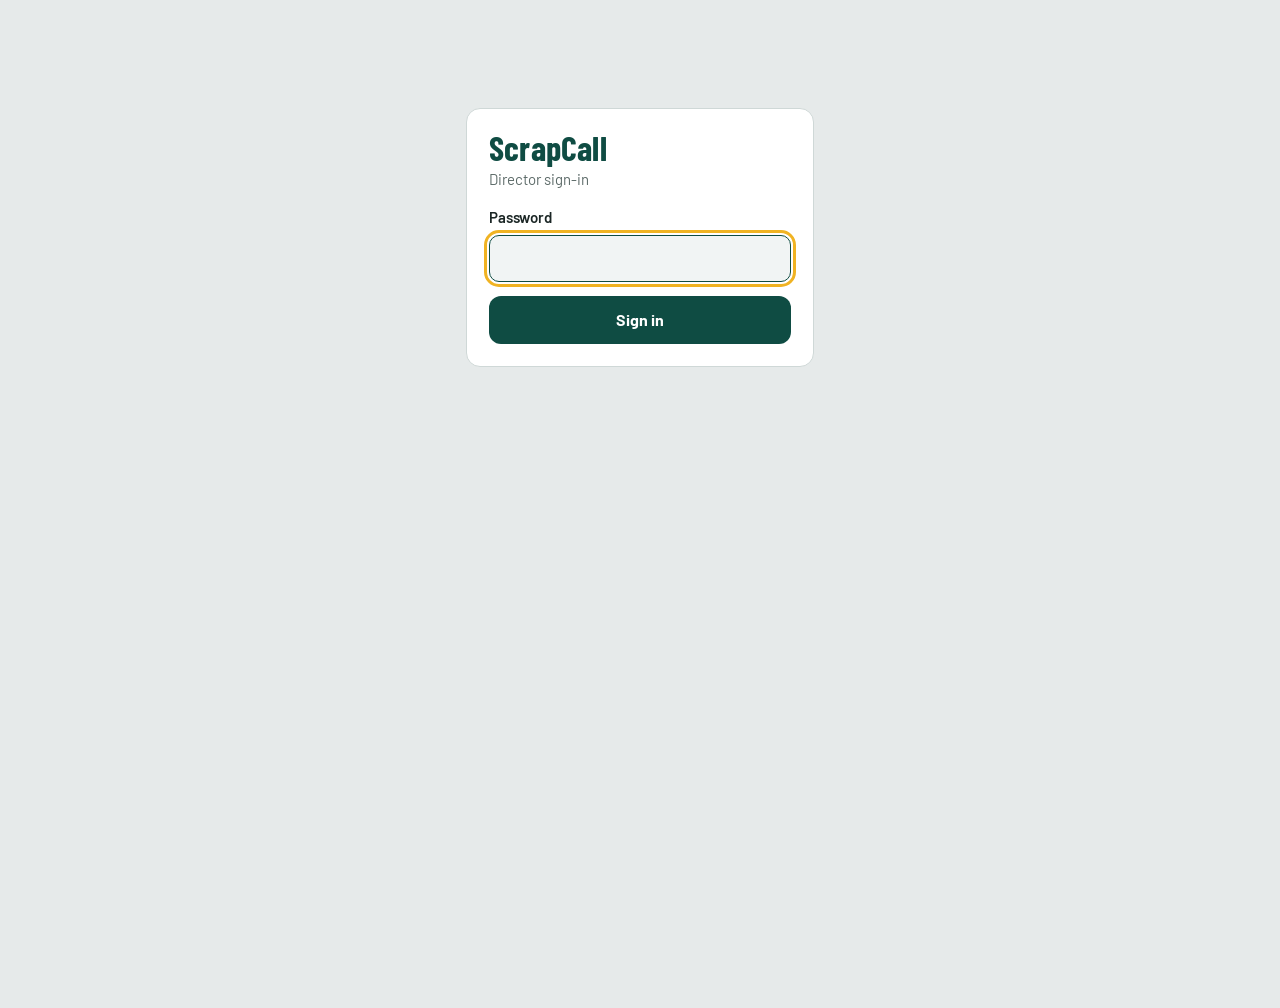
<file: director.html>
<!DOCTYPE html>
<html lang="en">
<head>
<meta charset="utf-8">
<title>ScrapCall Director</title>
<meta name="viewport" content="width=device-width, initial-scale=1, viewport-fit=cover">
<meta name="theme-color" content="#0f4c43">
<meta name="robots" content="noindex">
<link rel="manifest" href="director.webmanifest">
<link rel="icon" href="icon-192.png">
<link rel="apple-touch-icon" href="apple-touch-icon.png">
<meta name="mobile-web-app-capable" content="yes">
<meta name="apple-mobile-web-app-capable" content="yes">
<meta name="apple-mobile-web-app-title" content="Director">
<link rel="preconnect" href="https://fonts.googleapis.com">
<link rel="preconnect" href="https://fonts.gstatic.com" crossorigin>
<link href="https://fonts.googleapis.com/css2?family=Barlow+Condensed:wght@600;700&family=Barlow:wght@400;500;600&display=swap" rel="stylesheet">
<link rel="stylesheet" href="common.css">
<link rel="stylesheet" href="leaflet.css">
<link rel="stylesheet" href="map.css">
<style>
.wrap{max-width:1100px;margin:0 auto;padding:16px}
.dnav{display:flex;gap:6px;overflow-x:auto;padding:8px 16px;background:var(--surface);border-bottom:1px solid var(--line);position:sticky;top:0;z-index:5}
.dtab{flex:none;background:none;border:none;border-radius:999px;padding:10px 16px;font-weight:600;cursor:pointer;color:var(--muted);min-height:44px;display:flex;align-items:center;gap:8px}
.dtab[aria-selected="true"]{background:var(--brand);color:var(--brand-ink)}
.nbadge{background:var(--hi);color:var(--hi-ink);border-radius:999px;font-size:12px;font-weight:700;padding:1px 7px}
.view[hidden]{display:none}
.stats{display:grid;grid-template-columns:repeat(auto-fit,minmax(150px,1fr));gap:12px;margin-bottom:16px}
.stat{background:var(--surface);border:1px solid var(--line);border-radius:14px;padding:14px;text-align:left;cursor:pointer;display:block;width:100%}
.stat.static{cursor:default}
.stat .n{font-family:var(--head);font-size:38px;font-weight:700;line-height:1}
.stat .l{color:var(--muted);font-size:14px;margin-top:4px}
.stat.alert{border-color:var(--hi);box-shadow:inset 0 0 0 1px var(--hi)}
.chips{display:flex;gap:8px;overflow-x:auto;padding-bottom:6px;margin-bottom:10px}
.chip{flex:none;border:1.5px solid var(--line);background:var(--surface);border-radius:999px;padding:8px 14px;font-weight:600;cursor:pointer;min-height:40px}
.chip[aria-pressed="true"]{border-color:var(--brand);background:color-mix(in srgb,var(--brand) 14%,var(--surface))}
.rgrid{display:grid;grid-template-columns:repeat(auto-fill,minmax(300px,1fr));gap:12px}
.rcard{text-align:left;background:var(--surface);border:1px solid var(--line);border-radius:14px;padding:14px;cursor:pointer;display:block;width:100%}
.rcard:hover{border-color:var(--brand)}
.rc-top{display:flex;justify-content:space-between;align-items:center;gap:8px;margin-bottom:4px}
.rc-name{font-weight:600}
.rc-sub{color:var(--muted);font-size:14px}
.rc-tags{display:flex;gap:6px;flex-wrap:wrap;margin-top:8px}
.bar{display:flex;gap:10px;flex-wrap:wrap;align-items:center;margin-bottom:12px}
.bar .grow{flex:1;min-width:180px}
.cgrid{display:grid;grid-template-columns:repeat(auto-fill,minmax(300px,1fr));gap:12px}
.ccard{background:var(--surface);border:1px solid var(--line);border-radius:14px;padding:14px}
.ccard.off{opacity:.65}
.kv{display:grid;grid-template-columns:1fr auto;gap:4px 12px;font-size:15px;margin:10px 0}
.kv span:nth-child(odd){color:var(--muted)}
.kv span:nth-child(even){text-align:right;font-weight:600}
.ccard .btns{display:flex;gap:8px;margin-top:10px}
.ccard .btns>*{flex:1;min-height:42px;font-size:15px}
.rate-row{display:grid;grid-template-columns:2fr 2fr 100px 150px 190px 70px 44px;gap:8px;align-items:center;margin-bottom:8px}
.rate-row .del{min-height:44px;border:1.5px solid var(--line);background:var(--surface);border-radius:10px;cursor:pointer;font-size:18px}
.rate-head{font-size:13px;color:var(--muted);font-weight:600}
@media (max-width:640px){
  .rate-row{grid-template-columns:1fr 1fr;border:1px solid var(--line);border-radius:12px;padding:10px;background:var(--surface)}
  .rate-head{display:none}
}
.photos a{display:inline-block;margin:0 10px 6px 0}
.sec{margin:16px 0 6px;font-weight:700;font-size:15px}
.cashlog{font-size:14px;color:var(--muted);margin:0;padding:0;list-style:none}
.cashlog li{padding:6px 0;border-bottom:1px solid var(--line)}
.sugrow{display:flex;gap:12px;justify-content:space-between;align-items:center;flex-wrap:wrap;border-bottom:1px solid var(--line);padding:10px 0}
.sugmain{flex:1;min-width:220px}
.sugbtns{display:flex;gap:8px}
.sugbtns>*{min-height:42px;font-size:15px}
.sugnote{font-size:13px;color:var(--muted);margin:8px 0 0}
.sugbtns select{width:auto;max-width:190px;min-height:42px;font-size:15px}
.warnline{font-size:14px;font-weight:600;margin:6px 0 0;min-height:0}
.alertcard{display:flex;gap:12px;align-items:center;justify-content:space-between;flex-wrap:wrap;background:color-mix(in srgb,var(--bad) 10%,var(--surface));border:1.5px solid var(--bad);border-radius:14px;padding:14px;margin-bottom:12px}
.alertcard>div:first-child{flex:1;min-width:220px}
.reassign-row{border-bottom:1px solid var(--line);padding:10px 0}
.reassign-row select{margin-top:8px}
.iconpick{display:flex;gap:8px;align-items:center}
.iconpick .itemico{width:44px;height:44px;border-radius:10px;background:var(--surface2);border:1px solid var(--line);display:flex;align-items:center;justify-content:center;color:var(--brand);flex:none}
.iconpick .itemico .ico{width:28px;height:28px}
.iconpick select{min-width:0}
.thumbs{display:flex;gap:6px;flex-wrap:wrap;margin-top:8px}
.thumbs img,.thumbs .ph{display:block;width:56px;height:56px;border-radius:8px;object-fit:cover;border:1px solid var(--line);background:var(--surface2)}
.thumbs.big img,.thumbs.big .ph{width:96px;height:96px}
.phgrid{display:flex;gap:10px;flex-wrap:wrap}
.phcard{background:none;border:1px solid var(--line);border-radius:12px;padding:6px;cursor:pointer;display:flex;flex-direction:column;gap:4px;align-items:center;color:inherit;font-size:13px}
.phcard .thumbs{margin-top:0}
</style>
</head>
<body>

<div class="login" id="login" hidden>
  <div class="card">
    <div class="logo">ScrapCall</div>
    <p class="lede">Director sign-in</p>
    <div class="field">
      <label for="pw">Password</label>
      <input type="password" id="pw" autocomplete="current-password">
      <div class="err" id="loginErr" role="alert"></div>
    </div>
    <button class="primary block" id="loginBtn" type="button">Sign in</button>
  </div>
</div>

<div id="app" hidden>
  <header class="top">
    <div class="logo">ScrapCall<small>Director</small></div>
    <div class="top-actions">
      <button class="chip-btn" id="installBtn" type="button" hidden>Install app</button>
      <button class="chip-btn" id="signOut" type="button">Sign out</button>
    </div>
  </header>
  <div class="conn" id="conn" role="status" aria-live="polite"><span class="dot"></span><span id="connText">Online</span></div>
  <nav class="dnav" role="tablist" aria-label="Director sections">
    <button class="dtab" role="tab" data-v="overview" aria-selected="true">Overview</button>
    <button class="dtab" role="tab" data-v="requests" aria-selected="false">Requests <span class="nbadge" id="newBadge" hidden>0</span></button>
    <button class="dtab" role="tab" data-v="map" aria-selected="false">Map</button>
    <button class="dtab" role="tab" data-v="collectors" aria-selected="false">Collectors</button>
    <button class="dtab" role="tab" data-v="rates" aria-selected="false">Items and rates</button>
    <button class="dtab" role="tab" data-v="reports" aria-selected="false">Reports</button>
  </nav>

  <main class="wrap">
    <section class="view" id="v-overview" aria-label="Overview">
      <h1>Today</h1>
      <p class="lede" id="ovDate"></p>
      <div id="ovAlerts"></div>
      <div class="stats" id="ovStats"></div>
      <div id="ovPhotos"></div>
      <div class="card">
        <h2>Waiting for a collector</h2>
        <div id="ovWaiting"></div>
      </div>
      <div class="card">
        <h2>Collectors today</h2>
        <div class="tbl-wrap" id="ovColl"></div>
      </div>
    </section>

    <section class="view" id="v-requests" aria-label="Requests" hidden>
      <h1>Requests</h1>
      <div class="chips" id="chips" role="group" aria-label="Filter requests"></div>
      <div class="bar"><input class="grow" type="search" id="search" placeholder="Search name, phone, address, code"></div>
      <div class="rgrid" id="rlist"></div>
    </section>

    <section class="view" id="v-map" aria-label="Map" hidden>
      <h1>Map</h1>
      <p class="lede">Open requests on the map. Click a pin to see the customer and assign a collector. Pins close together can go to the same collector.</p>
      <div class="bar">
        <select id="mapFilter" aria-label="Show on the map">
          <option value="open">All open requests</option><option value="new">New requests only</option><option value="active">With collectors only</option>
        </select>
        <span class="muted" id="mapCount"></span>
        <label class="check" style="min-height:0"><input type="checkbox" id="showRoutes" checked> Show collector routes</label>
      </div>
      <div class="legend"><span><i class="p-new"></i>New</span><span><i class="p-assigned"></i>Assigned</span><span><i class="p-way"></i>On the way</span><span><i class="p-coll"></i>Collector on duty</span><span><i class="p-off"></i>Collector not reporting</span></div>
      <div id="bigMap" class="map-box tall"></div>
      <div class="card" id="mapSug" hidden></div>
      <div class="card" id="mapNoPin" hidden></div>
    </section>

    <section class="view" id="v-collectors" aria-label="Collectors" hidden>
      <h1>Collectors</h1>
      <div class="bar"><button class="primary" id="addColl" type="button">Add collector</button></div>
      <div class="cgrid" id="clist"></div>
    </section>

    <section class="view" id="v-rates" aria-label="Items and rates" hidden>
      <h1>Items and rates</h1>
      <p class="lede">Customers choose from these items. For each one, choose whether collectors <b>weigh</b> it (price per kg) or <b>count</b> it (price per piece, like a TV or a fridge). Collectors are paid by these prices. Each item also has a <b>picture</b>, which collectors and customers see next to its name. “Automatic” picks one from the name. Set an item to hidden to take it off the form without deleting it.</p>
      <div class="card">
        <div class="rate-row rate-head"><span>Item</span><span>Note</span><span>Price</span><span>Priced</span><span>Picture</span><span>Shown</span><span></span></div>
        <div id="rateRows"></div>
        <div class="bar" style="margin-top:12px">
          <button class="secondary" id="addRate" type="button">Add item</button>
          <button class="primary" id="saveRates" type="button">Save rates</button>
        </div>
        <div class="err" id="rateErr" role="alert"></div>
      </div>
    </section>

    <section class="view" id="v-reports" aria-label="Reports" hidden>
      <h1>Reports</h1>
      <div class="bar">
        <select id="range" aria-label="Period">
          <option value="today">Today</option><option value="7" selected>Last 7 days</option>
          <option value="30">Last 30 days</option><option value="month">This month</option><option value="custom">Choose dates</option>
        </select>
        <input type="date" id="from" aria-label="From" hidden>
        <input type="date" id="to" aria-label="To" hidden>
        <button class="primary" id="runReport" type="button">Show report</button>
        <button class="secondary" id="csv" type="button" hidden>Download CSV</button>
      </div>
      <div id="repOut"></div>
    </section>
  </main>
</div>

<dialog id="dlg" aria-modal="true"></dialog>
<div class="toast" id="toast" hidden></div>

<script src="leaflet.js"></script>
<script src="map.js"></script>
<script src="dispatch.js"></script>
<script src="route.js"></script>
<script src="config.js"></script>
<script src="icons.js"></script>
<script src="common.js"></script>
<script>
(function(){
  var $=SC.$, $$=SC.$$, esc=SC.esc, TK="scrapcall_director_token";
  var STATUSES=["Received","Assigned","On the way","Completed","Cancelled","Not collected"];
  var dlgPicker=null;
  $("#dlg").addEventListener("close",function(){ if(dlgPicker&&dlgPicker.map){ try{dlgPicker.map.remove();}catch(e){} } dlgPicker=null; });
  var token=SC.load(TK,null), S={requests:[],collectors:[],cash:[],today:""}, view="overview", filter="new", query="", lastReport=null, timer=null;

  /* ---------- server calls ---------- */
  function call(action,data){
    data=data||{}; data.action=action; data.token=token;
    return SC.api(data).then(function(res){
      if(res&&res.auth){ signOut("Please sign in again."); throw new Error("auth"); }
      return res;
    });
  }
  function showLogin(msg){ $("#login").hidden=false; $("#app").hidden=true; $("#loginErr").textContent=msg||""; setTimeout(function(){$("#pw").focus()},50); }
  function signOut(msg){ token=null; SC.drop(TK); clearInterval(timer); showLogin(msg); }
  function start(){
    $("#login").hidden=true; $("#app").hidden=false;
    refresh();
    var tick=0; clearInterval(timer); timer=setInterval(function(){ tick++; if(!document.hidden&&navigator.onLine!==false&&(view==="map"||tick%2===0)) refresh(true); },30000);
  }

  $("#loginBtn").addEventListener("click",doLogin);
  $("#pw").addEventListener("keydown",function(e){ if(e.key==="Enter") doLogin(); });
  function doLogin(){
    var pw=$("#pw").value; if(!pw) return;
    var b=$("#loginBtn"); b.disabled=true; $("#loginErr").textContent="";
    SC.api({action:"login",role:"director",password:pw}).then(function(res){
      b.disabled=false;
      if(res&&res.ok){ token=res.token; SC.save(TK,token); $("#pw").value=""; start(); }
      else $("#loginErr").textContent=(res&&res.error)||"Couldn’t sign in.";
    }).catch(function(e){ b.disabled=false; $("#loginErr").textContent=SC.API_URL?"Couldn’t reach the server. Check your internet connection.":e.message; });
  }
  $("#signOut").addEventListener("click",function(){ signOut(""); });

  /* ---------- loading data ---------- */
  function refresh(silent){
    return Promise.all([call("d_requests"),call("d_collectors")]).then(function(r){
      if(!r[0].ok||!r[1].ok) throw new Error(r[0].error||r[1].error||"Error");
      S.requests=r[0].requests; S.today=r[0].today; S.now=r[0].now; S.collectors=r[1].collectors; S.cash=r[1].cash; S.fetchedAt=Date.now();
      renderAll(); updateRoads();
    }).catch(function(e){ if(e.message!=="auth"&&!silent) SC.toast("Couldn’t load the latest data. Check your connection."); });
  }
  SC.watchConnection(function(on){ if(on&&token&&!$("#app").hidden){ refresh(true); if(view==="map") renderMap(true); } });

  /* ---------- tabs ---------- */
  function setView(v){
    view=v;
    $$(".dtab").forEach(function(b){ b.setAttribute("aria-selected",b.dataset.v===v?"true":"false"); });
    ["overview","requests","map","collectors","rates","reports"].forEach(function(n){ $("#v-"+n).hidden=(n!==v); });
    window.scrollTo(0,0);
    if(v==="rates") loadRates();
    if(v==="map") renderMap(true);
    if(v==="reports"&&!lastReport) runReport();
  }
  $$(".dtab").forEach(function(b){ b.addEventListener("click",function(){ setView(b.dataset.v); }); });

  function renderAll(){ renderOverview(); renderRequests(); renderCollectors(); if(view==="map") renderMap(false); }

  /* ---------- photo thumbnails: the photos are private in Drive, so small previews come through the backend ---------- */
  var TH={}, thPending={};
  // link=true makes each picture open the full photo (not inside request cards, which are buttons themselves)
  function thumbsHtml(urls,big,link){
    urls=(urls||[]).filter(function(u){ return SC.safeLink(u); });
    if(!urls.length) return "";
    return '<div class="thumbs'+(big?" big":"")+'">'+urls.map(function(u,i){
      var pic=TH[u]?'<img alt="Photo '+(i+1)+'" src="'+TH[u]+'">':'<span class="ph" data-th="'+esc(u)+'"></span>';
      return link?'<a href="'+esc(u)+'" target="_blank" rel="noopener" aria-label="Open photo '+(i+1)+'">'+pic+'</a>':pic;
    }).join("")+'</div>';
  }
  function loadThumbs(){
    var need=$$("[data-th]").map(function(e){ return e.dataset.th; }).filter(function(u,i,a){ return !TH[u]&&!thPending[u]&&a.indexOf(u)===i; }).slice(0,24);
    if(!need.length) return;
    need.forEach(function(u){ thPending[u]=1; });
    call("d_thumbs",{urls:need}).then(function(res){
      need.forEach(function(u){ delete thPending[u]; });
      if(!res.ok) return;
      for(var u in res.thumbs) TH[u]=res.thumbs[u];
      $$("[data-th]").forEach(function(e){ var d=TH[e.dataset.th]; if(d){ var img=document.createElement("img"); img.alt=""; img.src=d; e.replaceWith(img); } });
    }).catch(function(){ need.forEach(function(u){ delete thPending[u]; }); });
  }

  /* ---------- collector positions and dispatch suggestions ---------- */
  function q3(v){ return Math.round(v*1000)/1000; }
  // Collector positions are rounded to about 100 m so road tables and routes can be reused between refreshes
  function dstate(){
    var el=(Date.now()-(S.fetchedAt||Date.now()))/1000;
    var nm=/^(\d+):(\d+)/.exec(S.now||"");
    return {today:S.today,nowMin:nm?(+nm[1]*60+ +nm[2]+el/60):null,requests:S.requests,dist:S.dist||undefined,collectors:S.collectors.map(function(c){
      var o={}; for(var k in c) o[k]=c[k];
      o.rawLoc=c.loc;
      o.loc=c.loc?{lat:q3(c.loc.lat),lng:q3(c.loc.lng),duty:c.loc.duty,acc:c.loc.acc,ageSec:c.loc.ageSec}:null;
      o.locAge=c.loc?c.loc.ageSec+el:null; return o;
    })};
  }
  function sug(){ return window.SCDispatch?SCDispatch.suggest(dstate()):{items:[],byCode:{}}; }
  function ago(sec){
    if(sec==null) return "never";
    var m=Math.round(sec/60); if(m<1) return "just now"; if(m<60) return m+" min ago";
    var h=Math.round(m/60); return h<24?h+" h ago":Math.round(h/24)+" d ago";
  }
  function collStatus(c){
    if(!c.loc) return {cls:"",text:"No location yet"};
    var d=dstate().collectors.filter(function(x){return x.id===c.id;})[0];
    if(window.SCDispatch&&SCDispatch.isFresh(d)) return {cls:"ok",text:"On duty · seen "+ago(d.locAge)};
    if(c.loc.duty) return {cls:"warn",text:"Not reporting · last seen "+ago(d.locAge)};
    return {cls:"",text:"Off duty · last seen "+ago(d.locAge)};
  }
  function onDutyCount(){ var d=dstate().collectors; return d.filter(function(c){return window.SCDispatch&&SCDispatch.isFresh(c);}).length; }
  // location sharing is off in the collector app: hide on-duty counts and location badges until someone shares a location
  function tracking(){ return S.collectors.some(function(c){ return !!c.loc; }); }
  // "Someone else…": the director can always pick a different collector than the one suggested
  function otherSelect(it){
    var opts=(it.all||[]).filter(function(x){ return !it.best||x.c.id!==it.best.c.id; }).map(function(x){
      return '<option value="'+esc(x.c.id)+'">'+esc(x.c.name)+' · '+x.jobs+' open</option>';
    }).concat((it.excluded||[]).map(function(e){
      return '<option value="'+esc(e.c.id)+'">'+esc(e.c.name)+' · not available then</option>';
    }));
    if(!opts.length) return "";
    return '<select data-other="'+esc(it.req.code)+'" aria-label="Assign '+esc(it.req.name)+' to someone else"><option value="">Someone else…</option>'+opts.join("")+'</select>';
  }
  function sugRows(items,limit){
    return items.slice(0,limit).map(function(it){
      var r=it.req,b=it.best;
      return '<div class="sugrow"><div class="sugmain"><b>'+esc(r.name)+'</b> <span class="muted">'+esc(r.code)+'</span>'+(it.noPin?' <span class="pill warn">no pin</span>':'')+
        '<div class="rc-sub">'+esc(r.addr.slice(0,70))+' · '+esc(SC.day(r.confirmedInput?r.confirmedInput.slice(0,10):r.day))+', '+esc(it.when)+'</div>'+
        '<div class="rc-sub">'+(b?'Send <b>'+esc(b.c.name)+'</b> — '+esc(it.reason):esc(it.reason))+'</div></div>'+
        '<div class="sugbtns">'+(b?'<button class="primary" data-assign="'+esc(r.code)+'" data-coll="'+esc(b.c.id)+'">Assign '+esc(b.c.name.split(" ")[0])+'</button>':"")+
        otherSelect(it)+
        '<button class="secondary" data-open="'+esc(r.code)+'">Open</button></div></div>';
    }).join("");
  }
  function sugBlock(sg,limit){
    var n=sg.items.filter(function(i){return i.best;}).length;
    return (n>1?'<div class="bar"><button class="secondary" data-assignall="1">Assign all '+n+' suggestions</button></div>':"")+sugRows(sg.items,limit)+
      '<p class="sugnote">'+(S.dist&&S.dist.live?"Distances and times are by road, using OpenStreetMap routing. They don’t include live traffic.":"Distances are straight-line estimates because road routing isn’t available right now. Roads are usually 30–40% longer.")+(tracking()?' Suggestions start from where each collector is now (or from their other pickups that day) and spread the work.':' Suggestions use each collector’s working hours and measure from their other pickups that day, and spread the work.')+'</p>';
  }
  var roadKey="";
  function updateRoads(){
    if(!window.SCRoute||navigator.onLine===false) return;
    var pts=[];
    dstate().collectors.forEach(function(c){ if(window.SCDispatch&&SCDispatch.isFresh(c)) pts.push([c.loc.lat,c.loc.lng]); });
    S.requests.forEach(function(r){
      var open=(r.status==="Received"&&!r.collectorId)||r.status==="Assigned"||r.status==="On the way";
      if(open&&window.SCMap&&SCMap.valid(r.lat,r.lng)) pts.push([r.lat,r.lng]);
    });
    if(pts.length<2) return;
    var k=pts.map(SCRoute.key).sort().join("|");
    if(k===roadKey) return; roadKey=k;
    SCRoute.matrix(pts).then(function(fn){ if(roadKey!==k) return; S.dist=fn; renderOverview(); if(view==="map") renderMap(false); });
  }
  function assignOne(code,cid){
    return call("d_update_request",{code:code,collectorId:cid}).then(function(res){ if(!res.ok) throw new Error(res.error||"Couldn’t assign."); });
  }
  function bindSug(root,sg){
    $$("[data-open]",root).forEach(function(b){ b.addEventListener("click",function(){ openRequest(b.dataset.open); }); });
    $$("[data-assign]",root).forEach(function(b){ b.addEventListener("click",function(){
      b.disabled=true;
      assignOne(b.dataset.assign,b.dataset.coll).then(function(){ SC.toast("Assigned. Open the request to confirm the pickup time."); refresh(true); })
        .catch(function(e){ b.disabled=false; if(e.message!=="auth") SC.toast(e.message||"Couldn’t assign. Check your connection."); });
    }); });
    $$("[data-other]",root).forEach(function(sel){ sel.addEventListener("change",function(){
      var cid=sel.value; if(!cid) return;
      var it=sg.byCode[sel.dataset.other], c=S.collectors.filter(function(x){return x.id===cid;})[0];
      var ex=it&&it.excluded.filter(function(e){return e.c.id===cid;})[0];
      if(ex&&!confirm(c.name+" is not available then ("+ex.why+"). Assign anyway?")){ sel.value=""; return; }
      sel.disabled=true;
      assignOne(sel.dataset.other,cid).then(function(){ SC.toast("Assigned to "+c.name+". Open the request to confirm the pickup time."); refresh(true); })
        .catch(function(e){ sel.disabled=false; sel.value=""; if(e.message!=="auth") SC.toast(e.message||"Couldn’t assign. Check your connection."); });
    }); });
    var all=$("[data-assignall]",root);
    if(all) all.addEventListener("click",function(){
      var todo=sg.items.filter(function(i){return i.best;}); all.disabled=true;
      todo.reduce(function(p,i){ return p.then(function(){ return assignOne(i.req.code,i.best.c.id); }); },Promise.resolve())
        .then(function(){ SC.toast("Assigned "+todo.length+" requests. Open each one to confirm the time."); refresh(true); })
        .catch(function(e){ all.disabled=false; if(e.message!=="auth") SC.toast(e.message||"Couldn’t assign all of them."); refresh(true); });
    });
  }

  /* ---------- overview ---------- */
  function stats(){
    var o={fresh:0,phone:0,out:0,done:0,kg:0,paid:0,notcol:0};
    S.requests.forEach(function(r){
      var active=r.status!=="Completed"&&r.status!=="Cancelled"&&r.status!=="Not collected";
      if(r.status==="Not collected") o.notcol++;
      if(r.status==="Received"&&!r.collectorId) o.fresh++;
      if(active&&!r.phoneOk) o.phone++;
      if(r.status==="Assigned"||r.status==="On the way") o.out++;
      if(r.status==="Completed"&&(r.doneDay||r.atDay)===S.today){ o.done++; o.kg+=r.kg; o.paid+=r.paid; }
    });
    return o;
  }
  function statCard(n,l,go,alert){
    return '<button class="stat'+(alert&&n>0?" alert":"")+'" data-go="'+go+'"><div class="n">'+n+'</div><div class="l">'+l+'</div></button>';
  }
  function renderOverview(){
    var o=stats();
    $("#ovDate").textContent=S.today?SC.day(S.today):"";
    $("#ovAlerts").innerHTML=S.collectors.filter(function(c){ return c.unavailable; }).map(function(c){
      return '<div class="alertcard"><div><b>'+esc(c.name)+' is unavailable</b> — '+esc(c.unavailable.reason)+
        (c.unavailable.since?' <span class="muted">since '+esc(SC.when(c.unavailable.since))+'</span>':"")+
        '<div class="rc-sub">'+(c.openJobs?c.openJobs+' open pickup'+(c.openJobs===1?"":"s")+' still with them':'No open pickups')+'. They are not being suggested for new pickups.</div></div>'+
        '<div class="sugbtns">'+(c.openJobs?'<button class="primary" data-reassign="'+esc(c.id)+'">Reassign '+c.openJobs+' pickup'+(c.openJobs===1?"":"s")+'</button>':"")+
        '<button class="secondary" data-avail="'+esc(c.id)+'">Back available</button></div></div>';
    }).join("");
    bindCollActions($("#ovAlerts"));
    $("#ovStats").innerHTML=
      statCard(o.fresh,"New requests to assign","new",true)+
      statCard(o.phone,"Phone numbers to confirm","phone",true)+
      statCard(o.notcol,"Not collected: needs follow-up","notcol",true)+
      statCard(o.out,"Out with collectors","active",false)+
      statCard(o.done,"Completed today","done",false)+
      (tracking()?'<div class="stat static"><div class="n">'+onDutyCount()+'/'+S.collectors.filter(function(c){return c.active;}).length+'</div><div class="l">collectors on duty</div></div>':"")+
      '<div class="stat static"><div class="n">'+SC.num(o.kg)+'</div><div class="l">kg collected today</div></div>'+
      '<div class="stat static"><div class="n">'+SC.money(o.paid)+'</div><div class="l">paid out today</div></div>';
    $$("#ovStats [data-go]").forEach(function(b){ b.addEventListener("click",function(){
      filter=b.dataset.go; query=""; $("#search").value=""; setView("requests"); renderRequests();
    }); });
    var withPh=S.requests.filter(function(r){ return (r.donePhotos||[]).length; }).sort(function(a,b){ return (b.doneAt||"").localeCompare(a.doneAt||""); }).slice(0,6);
    $("#ovPhotos").innerHTML=withPh.length?'<div class="card"><h2>Latest pickup photos</h2><div class="phgrid">'+withPh.map(function(r){
      return '<button type="button" class="phcard" data-open="'+esc(r.code)+'">'+thumbsHtml(r.donePhotos.slice(0,1),true,false)+'<span><b>'+esc(r.code)+'</b> · '+esc(r.collector||"")+(r.donePhotos.length>1?" · "+r.donePhotos.length+" photos":"")+'</span></button>';
    }).join("")+'</div></div>':"";
    $$("#ovPhotos [data-open]").forEach(function(b){ b.addEventListener("click",function(){ openRequest(b.dataset.open); }); });
    loadThumbs();
    var sg=sug();
    $("#ovWaiting").innerHTML=sg.items.length?sugBlock(sg,6):'<div class="empty"><b>Nothing waiting</b>New customer requests will show up here with a suggested collector.</div>';
    bindSug($("#ovWaiting"),sg);
    $("#ovColl").innerHTML=S.collectors.length?
      '<table class="tbl"><thead><tr><th>Collector</th><th class="num">Open jobs</th><th class="num">Done today</th><th class="num">kg</th><th class="num">Paid</th><th class="num">Cash held</th></tr></thead><tbody>'+
      S.collectors.map(function(c){ return '<tr><td>'+esc(c.name)+(c.active?"":' <span class="pill">off</span>')+(tracking()?' <span class="pill '+collStatus(c).cls+'">'+esc(collStatus(c).text)+'</span>':"")+(c.unavailable?' <span class="pill bad">Unavailable</span>':"")+'</td><td class="num">'+c.openJobs+'</td><td class="num">'+c.doneToday+'</td><td class="num">'+SC.num(c.kgToday)+'</td><td class="num">'+SC.money(c.paidToday)+'</td><td class="num">'+SC.money(c.cash.balance)+'</td></tr>'; }).join("")+'</tbody></table>'
      :'<div class="empty"><b>No collectors yet</b>Add your first collector in the Collectors tab.</div>';
  }

  /* ---------- requests list ---------- */
  function inFilter(r,f){
    var active=r.status!=="Completed"&&r.status!=="Cancelled"&&r.status!=="Not collected";
    if(f==="new") return r.status==="Received";
    if(f==="phone") return active&&!r.phoneOk;
    if(f==="active") return r.status==="Assigned"||r.status==="On the way";
    if(f==="done") return r.status==="Completed";
    if(f==="notcol") return r.status==="Not collected";
    if(f==="cancelled") return r.status==="Cancelled";
    return true;
  }
  var FILTERS=[["new","New"],["phone","Phone to confirm"],["active","With collectors"],["notcol","Not collected"],["done","Completed"],["cancelled","Cancelled"],["all","All"]];
  function pillClass(s){ return s==="Completed"?"ok":s==="Cancelled"||s==="Not collected"?"bad":s==="Received"?"warn":"live"; }
  function renderRequests(){
    var nNew=S.requests.filter(function(r){return r.status==="Received";}).length;
    $("#newBadge").hidden=!nNew; $("#newBadge").textContent=nNew;
    $("#chips").innerHTML=FILTERS.map(function(f){
      var n=S.requests.filter(function(r){return inFilter(r,f[0]);}).length;
      return '<button class="chip" data-f="'+f[0]+'" aria-pressed="'+(filter===f[0])+'">'+f[1]+' ('+n+')</button>';
    }).join("");
    $$("#chips .chip").forEach(function(b){ b.addEventListener("click",function(){ filter=b.dataset.f; renderRequests(); }); });
    var rows=S.requests.filter(function(r){
      if(!inFilter(r,filter)) return false;
      if(query){ var h=[r.code,r.name,r.phone,r.alt,r.addr,r.types,r.collector].join(" ").toLowerCase(); if(h.indexOf(query)<0) return false; }
      return true;
    });
    $("#rlist").innerHTML=rows.length?rows.map(function(r){
      return '<button class="rcard" data-code="'+esc(r.code)+'"><div class="rc-top"><span class="code">'+esc(r.code)+'</span><span class="pill '+pillClass(r.status)+'">'+esc(r.status)+'</span></div>'+
        '<div class="rc-name">'+esc(r.name)+' · '+esc(r.phone)+'</div>'+
        '<div class="rc-sub">'+esc(r.types)+' — '+esc(r.qty)+'</div>'+
        '<div class="rc-sub">'+esc(r.confirmed?"Confirmed: "+r.confirmed:"Wants: "+SC.day(r.day)+", "+r.slot.toLowerCase())+'</div>'+
        '<div class="rc-sub">'+esc(r.addr.slice(0,90))+'</div>'+
        '<div class="rc-tags">'+(r.phoneOk?'<span class="pill ok">Phone confirmed</span>':'<span class="pill warn">Phone not confirmed</span>')+
        (r.collector?'<span class="pill live">'+esc(r.collector)+'</span>':'<span class="pill">Unassigned</span>')+'</div>'+
        thumbsHtml((r.donePhotos||[]).slice(0,4),false,false)+'</button>';
    }).join(""):'<div class="empty" style="grid-column:1/-1"><b>No requests here</b>Try another filter or clear the search.</div>';
    $$("#rlist .rcard").forEach(function(b){ b.addEventListener("click",function(){ openRequest(b.dataset.code); }); });
    loadThumbs();
  }
  $("#search").addEventListener("input",function(){ query=this.value.trim().toLowerCase(); renderRequests(); });

  /* ---------- one request: assign, confirm, update ---------- */
  // who could take this request at its time and place (works for new and already-assigned requests)
  function availability(r){
    var info={};
    if(!window.SCDispatch) return info;
    var st=dstate(); st.requests=st.requests.filter(function(x){ return x.code!==r.code; });
    var probe={}; for(var k in r) probe[k]=r[k]; probe.status="Received"; probe.collectorId="";
    var rk=SCDispatch.rank(probe,st,{});
    rk.forEach(function(x,i){ info[x.c.id]={ok:true,order:i,best:i===0,x:x}; });
    rk.excluded.forEach(function(e){ info[e.c.id]={ok:false,order:100,why:e.why}; });
    return info;
  }
  function collOptions(r,info){
    var list=S.collectors.filter(function(c){ return c.active||c.id===r.collectorId; });
    var ord=function(c){ var i=info[c.id]; return i?i.order:(c.active?150:200); };
    list.sort(function(a,b){ return ord(a)-ord(b)||(a.name<b.name?-1:1); });
    return list.map(function(c){
      var i=info[c.id], label;
      if(!c.active) label=c.name+" (off)";
      else if(i&&i.ok) label=(i.best?"★ ":"")+c.name+" · "+c.openJobs+" open"+(i.x.dist!=null?" · "+(Math.round(i.x.dist*10)/10)+" km"+(i.x.road?" by road":""):"");
      else if(i) label=c.name+" · not available then";
      else label=c.name+" · "+c.openJobs+" open";
      return '<option value="'+esc(c.id)+'"'+(c.id===r.collectorId?" selected":"")+'>'+esc(label)+'</option>';
    }).join("");
  }
  function suggestHtml(r){
    if(r.status!=="Received"||r.collectorId) return "";
    var it=sug().byCode[r.code]; if(!it) return "";
    var notNow=it.excluded&&it.excluded.length&&window.SCDispatch?'<p class="detail"><b>Not available then:</b> '+esc(SCDispatch.whyNot(it.excluded,6))+'.</p>':"";
    if(!it.alts.length) return '<p class="detail"><b>Suggestion:</b> '+esc(it.reason)+'</p>';
    return '<div class="field"><div class="lbl">Suggested collectors for '+esc(it.when)+' <span class="hint">best first</span></div><div class="bar">'+it.alts.map(function(a,i){
      return '<button type="button" class="secondary" data-pick="'+esc(a.c.id)+'">'+(i===0?"★ ":"")+esc(a.c.name.split(" ")[0])+' · '+esc(window.SCDispatch?SCDispatch.reason(a):"")+'</button>';
    }).join("")+'</div>'+notNow+'</div>';
  }
  function openRequest(code){
    var r=S.requests.filter(function(x){return x.code===code;})[0]; if(!r) return;
    var info=availability(r);
    var collOpts='<option value="">Not assigned</option>'+collOptions(r,info);
    var statusOpts=STATUSES.map(function(s){ return '<option'+(s===r.status?" selected":"")+'>'+s+'</option>'; }).join("");
    var wa=SC.waHref(r.phone);
    var photos=r.photos.map(function(u,i){ var l=SC.safeLink(u); return l?'<a href="'+esc(l)+'" target="_blank" rel="noopener">Photo '+(i+1)+'</a>':""; }).join("");
    var dphotos=(r.donePhotos||[]).map(function(u,i){ var l=SC.safeLink(u); return l?'<a href="'+esc(l)+'" target="_blank" rel="noopener">Photo '+(i+1)+'</a>':""; }).join("");
    var ncLine=(String(r.office||"").split("\n").filter(function(l){ return /^Not collected:/.test(l); }).pop())||"";
    var notColl=r.status==="Not collected"?'<div class="alertcard" style="margin:10px 0"><div><b>Not collected</b><div class="rc-sub">'+esc(ncLine.replace(/^Not collected:\s*/,"")||"The collector reported nothing was collected.")+'</div></div>'+
      '<div class="sugbtns"><button type="button" class="primary" data-nc="wait">Back to the waiting list</button><button type="button" class="secondary" data-nc="retry">Try again with '+esc(r.collector||"the same collector")+'</button><button type="button" class="danger" data-nc="cancel">Cancel request</button></div></div>':"";
    var done=r.status==="Completed"&&(r.kg>0||r.pieces>0||r.paid>0)?'<div class="sec">Collected</div><p class="detail"><b>'+SC.qty(r.kg,r.pieces)+'</b> · paid <b>'+SC.money(r.paid)+'</b> ('+esc(r.method)+')</p><p class="detail" style="white-space:pre-line">'+esc(r.details)+'</p>':"";
    var body=
      '<p class="detail"><b>'+esc(r.name)+'</b> · received '+esc(SC.when(r.at))+'</p>'+
      '<div class="bar"><a class="linkbtn" href="'+esc(SC.telHref(r.phone))+'">Call '+esc(r.phone)+'</a>'+(wa?'<a class="linkbtn" href="'+esc(wa)+'" target="_blank" rel="noopener">WhatsApp</a>':"")+
      (r.alt?'<a class="linkbtn" href="'+esc(SC.telHref(r.alt))+'">Call '+esc(r.alt)+'</a>':"")+'</div>'+
      (r.email?'<p class="detail"><b>Email:</b> <a href="mailto:'+esc(r.email)+'">'+esc(r.email)+'</a></p>':"")+
      '<p class="detail"><b>Address:</b> '+esc(r.addr)+' · <a href="'+esc(window.SCMap?SCMap.viewHref(r):SC.mapHref(r.addr))+'" target="_blank" rel="noopener">Open in Maps</a></p>'+
      '<p class="detail"><b>Scrap:</b> '+esc(r.types)+' — '+esc(r.qty)+'</p>'+
      '<p class="detail"><b>Customer wants:</b> '+esc(SC.day(r.day))+', '+esc(r.slot.toLowerCase())+'</p>'+
      (r.notes?'<p class="detail"><b>Customer notes:</b> '+esc(r.notes)+'</p>':"")+
      (photos?'<div class="sec">Customer’s photos</div>'+thumbsHtml(r.photos,true,true)+'<div class="photos detail">'+photos+'</div>':"")+
      (dphotos?'<div class="sec">Collector’s photos</div>'+thumbsHtml(r.donePhotos,true,true)+'<div class="photos detail">'+dphotos+'</div>':"")+
      notColl+done+
      '<div class="sec">Map pin</div>'+
      '<div class="mapbar" id="rMapBar"><input type="search" id="rMapQ" aria-label="Search the map" placeholder="Search address or place" value="'+esc(r.addr.slice(0,120))+'"><button type="button" class="map-btn" id="rMapFind">Find</button></div>'+
      '<div id="rMapResults"></div><div id="rMap" class="map-box small"></div>'+
      '<div class="map-note" id="rPinNote"></div><button type="button" class="link-btn" id="rPinClear" hidden>Remove pin</button>'+
      '<div class="sec">Office</div>'+
      '<label class="check"><input type="checkbox" id="rPhone"'+(r.phoneOk?" checked":"")+'> Phone number confirmed</label>'+
      suggestHtml(r)+
      '<div class="row field"><div><label for="rColl">Collector</label><select id="rColl">'+collOpts+'</select><div class="warnline" id="rWarn" role="status"></div></div>'+
      '<div><label for="rStatus">Status</label><select id="rStatus">'+statusOpts+'</select></div></div>'+
      '<div class="field" id="rReasonBox" hidden><label for="rReason">Reason for the change <span class="hint">Optional, saved in the office notes</span></label><input type="text" id="rReason" placeholder="e.g. vehicle broke down"></div>'+
      '<div class="field"><label for="rTime">Confirmed pickup time</label><input type="datetime-local" id="rTime" value="'+esc(r.confirmedInput)+'">'+
      (r.confirmed&&!r.confirmedInput?'<div class="hint">Currently written in the Sheet as: '+esc(r.confirmed)+'</div>':'<div class="hint">The customer sees this time in their app.</div>')+'</div>'+
      '<div class="field"><label for="rOffice">Office notes</label><textarea id="rOffice">'+esc(r.office)+'</textarea></div>'+
      '<div class="err" id="rErr" role="alert"></div>';
    SC.dialog(r.code,body,'<button class="primary" id="rSave" type="button">Save</button>');
    loadThumbs();
    var pinLat=r.lat, pinLng=r.lng, pinChanged=false;
    function pinUi(){
      var has=!!(window.SCMap&&SCMap.valid(pinLat,pinLng));
      $("#rPinNote").textContent=has?"Pin set. Drag it or click the map to move it.":"No pin yet. Search for the address, or click the map.";
      $("#rPinClear").hidden=!has;
    }
    if(mapOk()){
      dlgPicker=SCMap.picker($("#rMap"),{lat:pinLat,lng:pinLng,onChange:function(la,ln){ pinLat=la; pinLng=ln; pinChanged=true; pinUi(); }});
      setTimeout(function(){ if(dlgPicker) dlgPicker.invalidate(); },150);
      $("#rMapFind").addEventListener("click",function(){
        var box=$("#rMapResults"); box.innerHTML='<p class="map-note">Searching…</p>';
        SCMap.geocode($("#rMapQ").value).then(function(res){
          SCMap.showResults(box,res,function(x){ pinLat=x.lat; pinLng=x.lng; pinChanged=true; if(dlgPicker) dlgPicker.set(x.lat,x.lng); pinUi(); });
        }).catch(function(){ box.innerHTML='<p class="map-note">Search isn’t available right now. Click the map instead.</p>'; });
      });
      $("#rMapQ").addEventListener("keydown",function(e){ if(e.key==="Enter"){ e.preventDefault(); $("#rMapFind").click(); } });
      $("#rPinClear").addEventListener("click",function(){ if(dlgPicker) dlgPicker.clear(); pinLat=null; pinLng=null; pinChanged=true; pinUi(); });
    } else {
      $("#rMapBar").hidden=true;
      if(window.SCMap) SCMap.offNote($("#rMap"),"The map needs an internet connection.");
    }
    pinUi();
    $$("#dlg [data-nc]").forEach(function(b){ b.addEventListener("click",function(){
      var k=b.dataset.nc, d={code:r.code};
      if(k==="wait"){ d.collectorId=""; d.status="Received"; d.reason="Not collected: rebooking"; }
      else if(k==="retry"){ d.status="Assigned"; }
      else { if(!confirm("Cancel request "+r.code+"? The customer will see it as cancelled.")) return; d.status="Cancelled"; }
      b.disabled=true;
      call("d_update_request",d).then(function(res){
        if(!res.ok){ b.disabled=false; $("#rErr").textContent=res.error; return; }
        SC.closeDialog(); SC.toast(k==="wait"?"Back on the waiting list.":k==="retry"?"Sent back to the collector.":"Request cancelled."); refresh(true);
      }).catch(function(e){ b.disabled=false; if(e.message!=="auth") $("#rErr").textContent="Couldn’t save. Check your connection."; });
    }); });
    $$("#dlg [data-pick]").forEach(function(b){ b.addEventListener("click",function(){
      var sel=$("#rColl"); sel.value=b.dataset.pick; sel.dispatchEvent(new Event("change"));
    }); });
    function collWarn(){
      var id=$("#rColl").value, i=info[id], c=S.collectors.filter(function(x){return x.id===id;})[0], w=$("#rWarn");
      $("#rReasonBox").hidden=!(r.collectorId&&id!==r.collectorId);
      if(!id||!c||id===r.collectorId){ w.textContent=""; return; }
      if(i&&!i.ok){ w.style.color="var(--bad)"; w.textContent=c.name+" is not available then: "+i.why+". You can still assign them."; }
      else if(i&&i.best){ w.style.color="var(--ok)"; w.textContent="The system’s first choice."; }
      else if(i){ w.style.color="var(--muted)"; w.textContent="Available. You are choosing someone other than the first suggestion."; }
      else w.textContent="";
    }
    $("#rColl").addEventListener("change",collWarn);
    $("#rColl").addEventListener("change",function(){
      var st=$("#rStatus");
      if(this.value&&st.value==="Received") st.value="Assigned";
      if(!this.value&&(st.value==="Assigned"||st.value==="On the way")) st.value="Received";
    });
    $("#rSave").addEventListener("click",function(){
      var d={code:r.code};
      var c=$("#rColl").value; if(c!==r.collectorId) d.collectorId=c;
      var st=$("#rStatus").value; if(st!==r.status) d.status=st;
      var t=$("#rTime").value; if(t!==r.confirmedInput) d.confirmedInput=t;
      var p=$("#rPhone").checked; if(p!==r.phoneOk) d.phoneOk=p;
      var o=$("#rOffice").value; if(o!==r.office) d.office=o;
      if(d.collectorId!==undefined&&r.collectorId&&$("#rReason").value.trim()) d.reason=$("#rReason").value.trim();
      if(pinChanged){ if(window.SCMap&&SCMap.valid(pinLat,pinLng)){ d.lat=pinLat; d.lng=pinLng; } else { d.lat=""; d.lng=""; } }
      if(Object.keys(d).length===1){ SC.closeDialog(); return; }
      if(d.collectorId&&info[d.collectorId]&&!info[d.collectorId].ok){
        var cn=S.collectors.filter(function(x){return x.id===d.collectorId;})[0];
        if(!confirm(cn.name+" is not available then ("+info[d.collectorId].why+"). Assign anyway?")) return;
      }
      if(d.status==="Cancelled"&&!confirm("Cancel request "+r.code+"? The customer will see it as cancelled.")) return;
      var b=this; b.disabled=true; $("#rErr").textContent="";
      call("d_update_request",d).then(function(res){
        b.disabled=false;
        if(!res.ok){ $("#rErr").textContent=res.error; return; }
        S.requests=S.requests.map(function(x){ return x.code===r.code?res.request:x; });
        SC.closeDialog(); renderAll(); SC.toast("Saved."); refresh(true);
      }).catch(function(e){ b.disabled=false; if(e.message!=="auth") $("#rErr").textContent="Couldn’t save. Check your connection and try again."; });
    });
  }

  /* ---------- map of open requests ---------- */
  var big=null, bigLayer=null;
  function mapOk(){ return !!(window.SCMap&&SCMap.ok()&&navigator.onLine!==false); }
  function mapClass(r){ return r.status==="Received"?"p-new":r.status==="On the way"?"p-way":"p-assigned"; }
  function mapRows(){
    var f=$("#mapFilter").value;
    return S.requests.filter(function(r){
      if(r.status==="Completed"||r.status==="Cancelled"||r.status==="Not collected") return false;
      if(f==="new") return r.status==="Received";
      if(f==="active") return r.status==="Assigned"||r.status==="On the way";
      return true;
    });
  }
  var routeToken=0, palette=["#c2410c","#0e7490","#a21caf","#4d7c0f","#be123c","#1d4ed8"];
  function drawRoutes(sg){
    var tok=++routeToken;
    if(!window.SCRoute||!big) return;
    // the road from each collector to the pickup suggested for them
    sg.items.slice(0,6).forEach(function(it){
      if(!(it.best&&it.best.fromLive&&it.best.c.loc&&SCMap.valid(it.req.lat,it.req.lng))) return;
      SCRoute.route([[it.best.c.loc.lat,it.best.c.loc.lng],[it.req.lat,it.req.lng]]).then(function(res){
        if(tok!==routeToken||!big) return;
        L.polyline(res.coords,{color:"#5b3fa8",weight:3,dashArray:"6 8",opacity:.85})
          .bindTooltip("Suggested: "+it.best.c.name.split(" ")[0]+" to "+it.req.name+" · "+SCRoute.fmt(res.km,res.min,res.road)).addTo(bigLayer);
      });
    });
    // each on-duty collector's planned road route through their open pickups
    if(!$("#showRoutes").checked) return;
    dstate().collectors.forEach(function(c,ci){
      if(!(window.SCDispatch&&SCDispatch.isFresh(c))) return;
      var stops=S.requests.filter(function(r){ return r.collectorId===c.id&&(r.status==="Assigned"||r.status==="On the way")&&SCMap.valid(r.lat,r.lng); })
        .map(function(r){ return {id:r.code,lat:r.lat,lng:r.lng,time:r.confirmedInput||""}; });
      if(!stops.length) return;
      var start=[c.loc.lat,c.loc.lng], plan=SCRoute.plan(start,stops,S.dist||SCRoute.estimate);
      SCRoute.route([start].concat(plan.order.map(function(x){ return [x.lat,x.lng]; }))).then(function(res){
        if(tok!==routeToken||!big) return;
        L.polyline(res.coords,{color:palette[ci%palette.length],weight:4,opacity:.8})
          .bindTooltip(c.name.split(" ")[0]+": "+stops.length+" stop"+(stops.length===1?"":"s")+" · "+SCRoute.fmt(res.km,res.min,res.road)).addTo(bigLayer);
      });
    });
  }
  function renderMap(refit){
    var box=$("#bigMap"), rows=mapRows(), sg=sug();
    var sc=$("#mapSug"); sc.hidden=!sg.items.length;
    sc.innerHTML=sg.items.length?'<h2>Suggested dispatch</h2>'+sugBlock(sg,8):"";
    bindSug(sc,sg);
    var nopin=rows.filter(function(r){ return !(window.SCMap&&SCMap.valid(r.lat,r.lng)); });
    $("#mapCount").textContent=rows.length+" request"+(rows.length===1?"":"s")+" · "+(rows.length-nopin.length)+" on the map";
    var card=$("#mapNoPin");
    card.hidden=!nopin.length;
    card.innerHTML=nopin.length?'<h2>No pin yet ('+nopin.length+')</h2><p class="detail">Open a request to search for its address and place a pin.</p>'+nopin.slice(0,12).map(function(r){
      return '<div class="bar" style="justify-content:space-between;border-bottom:1px solid var(--line);padding-bottom:8px"><div><b>'+esc(r.name)+'</b> <span class="muted">'+esc(r.code)+'</span><div class="rc-sub">'+esc(r.addr.slice(0,80))+'</div></div><button class="secondary" data-open="'+esc(r.code)+'">Add pin</button></div>';
    }).join(""):"";
    $$("#mapNoPin [data-open]").forEach(function(b){ b.addEventListener("click",function(){ openRequest(b.dataset.open); }); });

    if(!mapOk()){
      if(big){ try{big.remove();}catch(e){} big=null; }
      if(window.SCMap) SCMap.offNote(box,"The map needs an internet connection. Use the Requests tab to see addresses.");
      return;
    }
    if(!big){ big=SCMap.create(box,{}); bigLayer=L.layerGroup().addTo(big); refit=true; }
    big.invalidateSize(); bigLayer.clearLayers();
    var pts=[];
    rows.forEach(function(r){
      if(!SCMap.valid(r.lat,r.lng)) return;
      var m=L.marker([r.lat,r.lng],{icon:SCMap.pinIcon(r.code.replace("SC-",""),mapClass(r))}).addTo(bigLayer);
      m.bindPopup('<b>'+esc(r.name)+'</b><br>'+esc(r.types)+'<br>'+esc(r.status)+(r.collector?" · "+esc(r.collector):" · unassigned")+'<br>'+esc(r.addr.slice(0,80))+'<br><button data-open>Open request</button>');
      m.on("popupopen",function(e){ var b=e.popup.getElement().querySelector("[data-open]"); if(b) b.onclick=function(){ openRequest(r.code); }; });
      pts.push([r.lat,r.lng]);
    });
    dstate().collectors.forEach(function(c){
      if(!c.loc||c.loc.ageSec>12*3600) return;
      var live=!!(window.SCDispatch&&SCDispatch.isFresh(c)), st=collStatus(c);
      var m=L.marker([c.rawLoc.lat,c.rawLoc.lng],{icon:SCMap.pinIcon(c.name.split(" ")[0].slice(0,9),live?"p-coll":"p-off"),zIndexOffset:1000}).addTo(bigLayer);
      m.bindPopup('<b>'+esc(c.name)+'</b><br>'+esc(st.text)+'<br>'+c.openJobs+' open pickup'+(c.openJobs===1?"":"s")+'<br><a href="'+esc(SC.telHref(c.phone))+'">Call '+esc(c.phone)+'</a>');
      pts.push([c.rawLoc.lat,c.rawLoc.lng]);
    });
    drawRoutes(sg);
    if(refit&&pts.length) big.fitBounds(pts,{padding:[40,40],maxZoom:16});
  }
  $("#mapFilter").addEventListener("change",function(){ renderMap(true); });
  $("#showRoutes").addEventListener("change",function(){ renderMap(false); });

  /* ---------- a collector can't continue: mark unavailable, reassign their pickups ---------- */
  var PROBLEMS=["Vehicle broke down","Not well or an emergency","Can’t reach the area","Other problem"];
  function bindCollActions(root){
    $$("[data-reassign]",root).forEach(function(b){ b.addEventListener("click",function(){ openReassign(b.dataset.reassign); }); });
    $$("[data-unavail]",root).forEach(function(b){ b.addEventListener("click",function(){ markUnavailable(b.dataset.unavail); }); });
    $$("[data-avail]",root).forEach(function(b){ b.addEventListener("click",function(){ setAvailable(b.dataset.avail,b); }); });
  }
  function collById(id){ return S.collectors.filter(function(x){return x.id===id;})[0]; }
  function markUnavailable(cid){
    var c=collById(cid); if(!c) return;
    var body='<p class="detail">While unavailable, '+esc(c.name)+' is not suggested for any pickup. They can still sign in and finish what they have. You can move their open pickups to others straight after.</p>'+
      '<div class="field"><label for="uWhy">What happened?</label><select id="uWhy">'+PROBLEMS.map(function(p){ return '<option>'+esc(p)+'</option>'; }).join("")+'</select></div>'+
      '<div class="field"><label for="uNote">Details <span class="hint">Optional</span></label><input type="text" id="uNote"></div><div class="err" id="uErr" role="alert"></div>';
    SC.dialog(c.name+": mark unavailable",body,'<button class="primary" id="uGo" type="button">Mark unavailable</button>');
    $("#uGo").addEventListener("click",function(){
      var b=this, note=$("#uNote").value.trim(), reason=$("#uWhy").value+(note?": "+note:"");
      b.disabled=true;
      call("d_collector_status",{id:cid,unavailable:true,reason:reason}).then(function(res){
        b.disabled=false;
        if(!res.ok){ $("#uErr").textContent=res.error; return; }
        SC.closeDialog(); SC.toast(c.name+" is marked unavailable and won’t be suggested.");
        return refresh(true).then(function(){
          var cc=collById(cid);
          if(cc&&cc.openJobs&&confirm("Move "+cc.name+"’s "+cc.openJobs+" open pickup"+(cc.openJobs===1?"":"s")+" to other collectors now?")) openReassign(cid);
        });
      }).catch(function(e){ b.disabled=false; if(e.message!=="auth") $("#uErr").textContent="Couldn’t save. Check your connection."; });
    });
  }
  function setAvailable(cid,btn){
    var c=collById(cid); if(btn) btn.disabled=true;
    call("d_collector_status",{id:cid,unavailable:false}).then(function(res){
      if(!res.ok){ if(btn) btn.disabled=false; SC.toast(res.error); return; }
      SC.toast((c?c.name:"Collector")+" is available again."); refresh(true);
    }).catch(function(e){ if(btn) btn.disabled=false; if(e.message!=="auth") SC.toast("Couldn’t save. Check your connection."); });
  }
  // One screen to move ALL of a collector's open pickups: suggestions are pre-selected, any can be changed
  function openReassign(cid){
    var c=collById(cid); if(!c||!window.SCDispatch) return;
    var jobs=S.requests.filter(function(r){ return r.collectorId===cid&&(r.status==="Assigned"||r.status==="On the way"); });
    if(!jobs.length){ SC.toast(c.name+" has no open pickups."); return; }
    var codes={}; jobs.forEach(function(j){ codes[j.code]=1; });
    var st=dstate();
    st.collectors=st.collectors.map(function(x){ if(x.id!==cid) return x; var o={}; for(var k in x) o[k]=x[k]; o.unavailable=x.unavailable||{reason:"being replaced"}; return o; });
    // only these pickups compete for the other collectors (other waiting requests are left out of this plan)
    st.requests=st.requests.filter(function(r){ return codes[r.code]||!(r.status==="Received"&&!r.collectorId); }).map(function(r){
      if(!codes[r.code]) return r; var o={}; for(var k in r) o[k]=r[k]; o.status="Received"; o.collectorId=""; return o;
    });
    var sg=SCDispatch.suggest(st);
    var rows=sg.items.map(function(it){
      var r=it.req, opts=(it.all||[]).map(function(x,i){
        return '<option value="'+esc(x.c.id)+'"'+(i===0?" selected":"")+'>'+(i===0?"★ ":"")+esc(x.c.name)+' · '+x.jobs+' open'+(x.dist!=null?" · "+(Math.round(x.dist*10)/10)+" km"+(x.road?" by road":""):"")+'</option>';
      }).concat((it.excluded||[]).filter(function(e){ return e.c.id!==cid; }).map(function(e){
        return '<option value="'+esc(e.c.id)+'">'+esc(e.c.name)+' · not available then</option>';
      }));
      opts.push('<option value=""'+(it.best?"":" selected")+'>Back to the waiting list</option>');
      return '<div class="reassign-row"><b>'+esc(r.name)+'</b> <span class="muted">'+esc(r.code)+'</span> <span class="pill '+(codes[r.code]&&jobs.filter(function(j){return j.code===r.code;})[0].status==="On the way"?"live":"")+'">'+esc(jobs.filter(function(j){return j.code===r.code;})[0].status)+'</span>'+
        '<div class="rc-sub">'+esc(r.addr.slice(0,80))+' · '+esc(SC.day(r.confirmedInput?r.confirmedInput.slice(0,10):r.day))+', '+esc(it.when)+'</div>'+
        '<div class="rc-sub">'+(it.best?'Suggested: <b>'+esc(it.best.c.name)+'</b> — '+esc(it.reason):esc(it.reason))+'</div>'+
        '<select data-job="'+esc(r.code)+'" aria-label="New collector for '+esc(r.name)+'">'+opts.join("")+'</select></div>';
    }).join("");
    var body='<p class="detail"><b>'+esc(c.name)+'</b>'+(c.unavailable?' — '+esc(c.unavailable.reason):"")+'. Choose who takes each of their '+jobs.length+' pickup'+(jobs.length===1?"":"s")+'. The system’s first choice is selected; change any of them.</p>'+rows+
      '<div class="field" style="margin-top:12px"><label for="raWhy">Reason <span class="hint">Saved in each request’s office notes</span></label><input type="text" id="raWhy" value="'+esc(c.name+": "+(c.unavailable?c.unavailable.reason:"cannot continue"))+'"></div><div class="err" id="raErr" role="alert"></div>';
    SC.dialog("Reassign "+c.name+"’s pickups",body,'<button class="primary" id="raGo" type="button">Reassign '+jobs.length+' pickup'+(jobs.length===1?"":"s")+'</button>');
    $("#raGo").addEventListener("click",function(){
      var picks=$$("#dlg [data-job]").map(function(sel){ return {code:sel.dataset.job,cid:sel.value}; });
      var warn=picks.filter(function(p){ var it=sg.byCode[p.code]; return p.cid&&it&&it.excluded.some(function(e){ return e.c.id===p.cid; }); }).length;
      if(warn&&!confirm(warn+" of these go"+(warn===1?"es":"")+" to a collector who is not available then. Continue?")) return;
      var b=this, why=$("#raWhy").value, done=0, failed=[]; b.disabled=true; $("#raErr").textContent="";
      picks.reduce(function(p,x){
        return p.then(function(){ return call("d_update_request",{code:x.code,collectorId:x.cid,reason:why}).then(function(res){ if(res.ok) done++; else failed.push(x.code+": "+res.error); }); });
      },Promise.resolve()).then(function(){
        b.disabled=false;
        if(failed.length){ $("#raErr").textContent="Moved "+done+" of "+picks.length+". "+failed.join("; "); refresh(true); return; }
        SC.closeDialog(); SC.toast("Moved "+done+" pickup"+(done===1?"":"s")+" from "+c.name+"."); refresh(true);
      }).catch(function(e){ b.disabled=false; if(e.message!=="auth") $("#raErr").textContent="Couldn’t finish. Check your connection, then check which pickups moved."; refresh(true); });
    });
  }

  /* ---------- collectors ---------- */
  function shiftText(c){
    var sh=c.shift||{}, has=sh.start||sh.end||(sh.days&&sh.days.length);
    if(!has) return "any time";
    var days=(!sh.days||!sh.days.length||sh.days.length===7)?"every day":sh.days.join(", ");
    return days+(sh.start?" · "+sh.start+"–"+sh.end:"");
  }
  var DAYS=["Mon","Tue","Wed","Thu","Fri","Sat","Sun"];
  function renderCollectors(){
    $("#clist").innerHTML=S.collectors.length?S.collectors.map(function(c){
      return '<div class="ccard'+(c.active?"":" off")+'"><div class="rc-top"><b style="font-size:18px">'+esc(c.name)+'</b><span class="pill '+(c.active?"ok":"")+'">'+(c.active?"Active":"Off duty")+'</span></div>'+
        '<div class="rc-sub">'+esc(c.phone)+' · '+esc(c.id)+'</div>'+
        '<div class="rc-tags">'+(tracking()?'<span class="pill '+collStatus(c).cls+'">'+esc(collStatus(c).text)+'</span>':"")+(c.unavailable?'<span class="pill bad">Unavailable: '+esc(c.unavailable.reason)+'</span>':"")+'</div>'+
        '<div class="rc-sub" style="margin-top:6px">Works: '+esc(shiftText(c))+'</div>'+
        '<div class="kv"><span>Open jobs</span><span>'+c.openJobs+'</span><span>Done today</span><span>'+c.doneToday+' · '+SC.num(c.kgToday)+' kg</span><span>Paid out today</span><span>'+SC.money(c.paidToday)+'</span><span>Cash held</span><span>'+SC.money(c.cash.balance)+'</span></div>'+
        '<div class="btns"><button class="secondary" data-edit="'+esc(c.id)+'">Edit</button><button class="secondary" data-cash="'+esc(c.id)+'">Cash</button></div>'+
        '<div class="btns">'+(c.unavailable?'<button class="secondary" data-avail="'+esc(c.id)+'">Back available</button>':'<button class="secondary" data-unavail="'+esc(c.id)+'">Mark unavailable</button>')+
        (c.openJobs?'<button class="secondary" data-reassign="'+esc(c.id)+'">Reassign '+c.openJobs+'</button>':"")+'</div></div>';
    }).join(""):'<div class="empty" style="grid-column:1/-1"><b>No collectors yet</b>Add a collector, then give them their phone number and PIN to sign in.</div>';
    $$("#clist [data-edit]").forEach(function(b){ b.addEventListener("click",function(){ editCollector(b.dataset.edit); }); });
    $$("#clist [data-cash]").forEach(function(b){ b.addEventListener("click",function(){ cashDialog(b.dataset.cash); }); });
    bindCollActions($("#clist"));
  }
  $("#addColl").addEventListener("click",function(){ editCollector(null); });
  function editCollector(id){
    var c=id?S.collectors.filter(function(x){return x.id===id;})[0]:null;
    var body='<div class="field"><label for="cName">Name</label><input type="text" id="cName" value="'+esc(c?c.name:"")+'"></div>'+
      '<div class="field"><label for="cPhone">Phone number <span class="hint">They sign in with this</span></label><input type="tel" id="cPhone" inputmode="tel" value="'+esc(c?c.phone:"")+'"></div>'+
      '<div class="field"><label for="cPin">'+(c?"New PIN":"PIN")+' <span class="hint">'+(c?"Leave blank to keep the current PIN. A new PIN signs them out of their phone.":"4 to 6 digits")+'</span></label><input type="password" id="cPin" inputmode="numeric" autocomplete="new-password" maxlength="6"></div>'+
      '<div class="sec">Working hours <span class="hint">Used to suggest collectors who are working at the customer’s time. Leave the times blank if they can work any time.</span></div>'+
      '<div class="row field"><div><label for="cFrom">From</label><input type="time" id="cFrom" value="'+esc(c&&c.shift?c.shift.start:"")+'"></div><div><label for="cTo">To</label><input type="time" id="cTo" value="'+esc(c&&c.shift?c.shift.end:"")+'"></div></div>'+
      '<div class="lbl">Work days</div><div class="bar" id="cDays">'+DAYS.map(function(dn){
        var on=!c||!c.shift||!c.shift.days||!c.shift.days.length||c.shift.days.indexOf(dn)>-1;
        return '<label class="check" style="min-height:40px"><input type="checkbox" data-day="'+dn+'"'+(on?" checked":"")+'> '+dn+'</label>';
      }).join("")+'</div>'+
      '<label class="check"><input type="checkbox" id="cActive"'+(!c||c.active?" checked":"")+'> Active (can sign in and receive jobs)</label>'+
      '<div class="err" id="cErr" role="alert"></div>';
    SC.dialog(c?"Edit collector":"Add collector",body,'<button class="primary" id="cSave" type="button">Save</button>');
    $("#cSave").addEventListener("click",function(){
      var days=$$("#cDays [data-day]").filter(function(x){return x.checked;}).map(function(x){return x.dataset.day;});
      if(!days.length){ $("#cErr").textContent="Tick at least one work day."; return; }
      var d={name:$("#cName").value,phone:$("#cPhone").value,pin:$("#cPin").value,active:$("#cActive").checked,
             shiftStart:$("#cFrom").value,shiftEnd:$("#cTo").value,days:days.length===7?[]:days};
      if(c) d.id=c.id;
      var b=this; b.disabled=true; $("#cErr").textContent="";
      call("d_collector_save",d).then(function(res){
        b.disabled=false;
        if(!res.ok){ $("#cErr").textContent=res.error; return; }
        SC.closeDialog(); SC.toast(c?"Saved.":"Collector added. Share their phone number and PIN with them."); refresh(true);
      }).catch(function(e){ b.disabled=false; if(e.message!=="auth") $("#cErr").textContent="Couldn’t save. Check your connection."; });
    });
  }
  function cashDialog(id){
    var c=S.collectors.filter(function(x){return x.id===id;})[0]; if(!c) return;
    var log=S.cash.filter(function(x){return x.id===id;}).slice(0,10).map(function(x){
      return '<li>'+esc(SC.when(x.at))+' · <b>'+esc(x.type)+'</b> '+SC.money(x.amount)+(x.note?' · '+esc(x.note):"")+'</li>';
    }).join("");
    var body='<div class="kv"><span>Advances given</span><span>'+SC.money(c.cash.advances)+'</span><span>Returned</span><span>'+SC.money(c.cash.returns)+'</span><span>Paid out to customers (cash)</span><span>'+SC.money(c.cash.paidOut)+'</span><span><b>Cash they should be holding</b></span><span>'+SC.money(c.cash.balance)+'</span></div>'+
      '<div class="sec">Record cash</div>'+
      '<div class="row field"><div><label for="kType">Type</label><select id="kType"><option value="Advance">Advance (you give them cash)</option><option value="Return">Return (they give cash back)</option></select></div>'+
      '<div><label for="kAmt">Amount</label><input type="number" id="kAmt" inputmode="decimal" min="0" step="0.01"></div></div>'+
      '<div class="field"><label for="kNote">Note <span class="hint">Optional</span></label><input type="text" id="kNote"></div>'+
      '<div class="err" id="kErr" role="alert"></div>'+
      (log?'<div class="sec">Recent cash entries</div><ul class="cashlog">'+log+'</ul>':"");
    SC.dialog(c.name+": cash",body,'<button class="primary" id="kSave" type="button">Record</button>');
    $("#kSave").addEventListener("click",function(){
      var b=this; b.disabled=true; $("#kErr").textContent="";
      call("d_cash_add",{collectorId:id,type:$("#kType").value,amount:$("#kAmt").value,note:$("#kNote").value}).then(function(res){
        b.disabled=false;
        if(!res.ok){ $("#kErr").textContent=res.error; return; }
        SC.closeDialog(); SC.toast("Recorded. Balance is now "+SC.money(res.cash.balance)+"."); refresh(true);
      }).catch(function(e){ b.disabled=false; if(e.message!=="auth") $("#kErr").textContent="Couldn’t save. Check your connection."; });
    });
  }

  /* ---------- items and rates ---------- */
  function rateRow(r){
    r=r||{name:"",note:"",rate:"",active:true,unit:"kg",icon:""};
    var d=document.createElement("div"); d.className="rate-row";
    d.innerHTML='<input type="text" aria-label="Item name" placeholder="Item" value="'+esc(r.name)+'" data-k="name">'+
      '<input type="text" aria-label="Note" placeholder="Note" value="'+esc(r.note)+'" data-k="note">'+
      '<input type="number" aria-label="Price" inputmode="decimal" min="0" step="0.01" placeholder="0.00" value="'+esc(r.rate)+'" data-k="rate">'+
      '<select aria-label="Priced by" data-k="unit"><option value="kg"'+(r.unit==="piece"?"":" selected")+'>Per kg (weighed)</option><option value="piece"'+(r.unit==="piece"?" selected":"")+'>Per piece (counted)</option></select>'+
      '<div class="iconpick"><span class="itemico" data-prev></span><select aria-label="Picture" data-k="icon"><option value="">Automatic</option>'+
        (window.SCIcons?SCIcons.items.map(function(k){ return '<option value="'+k+'"'+(r.icon===k?" selected":"")+'>'+esc(SCIcons.labels[k])+'</option>'; }).join(""):"")+'</select></div>'+
      '<label class="check" style="margin:0"><input type="checkbox" data-k="active"'+(r.active?" checked":"")+' aria-label="Shown to customers"></label>'+
      '<button class="del" type="button" aria-label="Remove item">×</button>';
    d.querySelector(".del").addEventListener("click",function(){ d.remove(); });
    // the little picture shows what collectors and customers will see
    function prev(){ var sel=d.querySelector('[data-k="icon"]'), nm=d.querySelector('[data-k="name"]').value; d.querySelector("[data-prev]").innerHTML=window.SCIcons?SCIcons.item(nm,sel.value,28):""; }
    d.querySelector('[data-k="icon"]').addEventListener("change",prev); d.querySelector('[data-k="name"]').addEventListener("input",prev); prev();
    return d;
  }
  function loadRates(){
    $("#rateErr").textContent="";
    call("d_rates_get").then(function(res){
      if(!res.ok) return;
      var box=$("#rateRows"); box.innerHTML="";
      res.rates.forEach(function(r){ box.appendChild(rateRow(r)); });
    }).catch(function(e){ if(e.message!=="auth") SC.toast("Couldn’t load the rates."); });
  }
  $("#addRate").addEventListener("click",function(){ var r=rateRow(); $("#rateRows").appendChild(r); r.querySelector("input").focus(); });
  $("#saveRates").addEventListener("click",function(){
    var rates=$$("#rateRows .rate-row").map(function(row){
      var g=function(k){ return row.querySelector('[data-k="'+k+'"]'); };
      return {name:g("name").value,note:g("note").value,rate:g("rate").value===""?0:g("rate").value,unit:g("unit").value,icon:g("icon").value,active:g("active").checked};
    });
    var b=this; b.disabled=true; $("#rateErr").textContent="";
    call("d_rates_save",{rates:rates}).then(function(res){
      b.disabled=false;
      if(!res.ok){ $("#rateErr").textContent=res.error; return; }
      var box=$("#rateRows"); box.innerHTML=""; res.rates.forEach(function(r){ box.appendChild(rateRow(r)); });
      SC.toast("Saved. Customers see the new rates next time they open the app online.");
    }).catch(function(e){ b.disabled=false; if(e.message!=="auth") $("#rateErr").textContent="Couldn’t save. Check your connection."; });
  });

  /* ---------- reports ---------- */
  function iso(d){ var m=d.getMonth()+1, x=d.getDate(); return d.getFullYear()+"-"+(m<10?"0":"")+m+"-"+(x<10?"0":"")+x; }
  $("#range").addEventListener("change",function(){ var c=this.value==="custom"; $("#from").hidden=!c; $("#to").hidden=!c; });
  function rangeDates(){
    var v=$("#range").value, now=new Date(), from=new Date(now);
    if(v==="today"){} else if(v==="7") from.setDate(now.getDate()-6); else if(v==="30") from.setDate(now.getDate()-29);
    else if(v==="month") from=new Date(now.getFullYear(),now.getMonth(),1);
    else return {from:$("#from").value,to:$("#to").value};
    return {from:iso(from),to:iso(now)};
  }
  function table(head,rows){
    return '<div class="tbl-wrap"><table class="tbl"><thead><tr>'+head.map(function(h,i){return '<th'+(i?' class="num"':"")+'>'+h+'</th>';}).join("")+'</tr></thead><tbody>'+
      rows.map(function(r){ return '<tr>'+r.map(function(c,i){return '<td'+(i?' class="num"':"")+'>'+c+'</td>';}).join("")+'</tr>'; }).join("")+'</tbody></table></div>';
  }
  function runReport(){
    var r=rangeDates(); var b=$("#runReport"); b.disabled=true;
    call("d_report",{from:r.from,to:r.to}).then(function(res){
      b.disabled=false;
      if(!res.ok){ $("#repOut").innerHTML='<div class="empty"><b>'+esc(res.error)+'</b></div>'; return; }
      lastReport=res; $("#csv").hidden=!res.rows.length;
      if(!res.totals.jobs){ $("#repOut").innerHTML='<div class="empty"><b>No completed pickups</b>Nothing was completed between '+esc(res.from)+' and '+esc(res.to)+'.</div>'; return; }
      $("#repOut").innerHTML=
        '<div class="stats"><div class="stat static"><div class="n">'+res.totals.jobs+'</div><div class="l">pickups completed</div></div><div class="stat static"><div class="n">'+SC.num(res.totals.kg)+'</div><div class="l">kg weighed</div></div>'+(res.totals.pieces?'<div class="stat static"><div class="n">'+res.totals.pieces+'</div><div class="l">pieces counted</div></div>':"")+'<div class="stat static"><div class="n">'+SC.money(res.totals.paid)+'</div><div class="l">paid to customers</div></div></div>'+
        '<div class="card"><h2>By item</h2>'+table(["Item","Quantity","Amount"],res.byType.map(function(x){return [esc(x.name),x.unit==="piece"?x.qty+(x.qty===1?" piece":" pieces"):SC.num(x.kg)+" kg",SC.money(x.amount)];}))+'</div>'+
        '<div class="card"><h2>By collector</h2>'+table(["Collector","Pickups","kg","Paid"],res.byCollector.map(function(x){return [esc(x.name),x.jobs,SC.num(x.kg),SC.money(x.paid)];}))+'</div>'+
        '<div class="card"><h2>By day</h2>'+table(["Day","Pickups","kg","Paid"],res.byDay.map(function(x){return [esc(x.day),x.jobs,SC.num(x.kg),SC.money(x.paid)];}))+'</div>';
    }).catch(function(e){ b.disabled=false; if(e.message!=="auth") SC.toast("Couldn’t load the report. Check your connection."); });
  }
  $("#runReport").addEventListener("click",runReport);
  $("#csv").addEventListener("click",function(){
    if(!lastReport) return;
    var q=function(v){ v=String(v==null?"":v); if(/^[=+\-@]/.test(v)) v="'"+v; return '"'+v.replace(/"/g,'""')+'"'; };
    var lines=[["Code","Day","Customer","Collector","Items","kg","Pieces","Paid","Payment","Address","Details"].map(q).join(",")];
    lastReport.rows.forEach(function(r){ lines.push([r.code,r.day,r.name,r.collector,r.types,r.kg,r.pieces,r.paid,r.method,r.addr,r.details.replace(/\n/g,"; ")].map(q).join(",")); });
    var blob=new Blob(["﻿"+lines.join("\r\n")],{type:"text/csv;charset=utf-8"});
    var a=document.createElement("a"); a.href=URL.createObjectURL(blob); a.download="scrapcall-"+lastReport.from+"-to-"+lastReport.to+".csv";
    document.body.appendChild(a); a.click(); a.remove();
  });

  /* ---------- go ---------- */
  SC.pwa("#installBtn");
  if(token) start(); else showLogin("");
})();
</script>
</body>
</html>
</file>
<file: common.css>
/* ScrapCall shared styles (collector and director apps) */
:root{
  --bg:#e6eaea; --surface:#ffffff; --surface2:#f1f4f4; --ink:#1b2625; --muted:#5d6b69; --line:#cfd8d7;
  --brand:#0f4c43; --brand-ink:#ffffff; --hi:#f0b323; --hi-ink:#2a2000;
  --ok:#17795c; --bad:#b3261e;
  --head:"Barlow Condensed","Arial Narrow",Arial,sans-serif; --body:"Barlow",system-ui,-apple-system,"Segoe UI",sans-serif;
  box-sizing:border-box; padding-top:env(safe-area-inset-top,0px); padding-bottom:env(safe-area-inset-bottom,0px);
}
@media (prefers-color-scheme: dark){
  :root{
    --bg:#0e1514; --surface:#18221f; --surface2:#1f2b28; --ink:#e8efee; --muted:#9fb0ad; --line:#2d3c39;
    --brand:#2f9d86; --brand-ink:#04120f; --ok:#4cc7a3; --bad:#ff8a80; color-scheme:dark;
  }
}
*,*::before,*::after{box-sizing:inherit}
html{scroll-padding-top:env(safe-area-inset-top,0px)}
html,body{margin:0}
body{background:var(--bg);color:var(--ink);font-family:var(--body);font-size:16px;line-height:1.45;min-height:100vh}
button,input,select,textarea{font:inherit;color:inherit}
:focus-visible{outline:3px solid var(--hi);outline-offset:2px}
[hidden]{display:none!important}
h1{font-family:var(--head);font-size:30px;line-height:1.05;margin:4px 0 6px}
h2{font-family:var(--head);font-size:24px;line-height:1.1;margin:0 0 8px}
h3{font-size:16px;margin:0 0 8px}
.lede{color:var(--muted);margin:0 0 16px;font-size:15px}
.hint{font-weight:400;color:var(--muted);font-size:13px}
.muted{color:var(--muted)}

.top{background:var(--brand);color:var(--brand-ink);padding:12px 16px;display:flex;align-items:center;justify-content:space-between;gap:10px}
.logo{font-family:var(--head);font-weight:700;font-size:26px;letter-spacing:.2px;line-height:1}
.logo small{display:block;font-family:var(--body);font-weight:500;font-size:12px;opacity:.85;letter-spacing:0;margin-top:3px}
.top-actions{display:flex;gap:8px;align-items:center}
.chip-btn{background:rgba(255,255,255,.16);color:inherit;border:1px solid rgba(255,255,255,.35);border-radius:999px;padding:7px 12px;font-size:14px;font-weight:600;cursor:pointer;min-height:38px}
.chip-btn:hover{background:rgba(255,255,255,.26)}

.conn{display:flex;align-items:center;gap:10px;padding:8px 16px;font-size:14px;font-weight:500;background:var(--surface);border-bottom:1px solid var(--line)}
.dot{width:10px;height:10px;border-radius:50%;background:var(--ok);flex:none}
.conn.off{background:var(--hi);color:var(--hi-ink);border-color:transparent}
.conn.off .dot{background:var(--hi-ink)}

.card{background:var(--surface);border:1px solid var(--line);border-radius:14px;padding:16px;margin-bottom:14px}
label,.lbl{display:block;font-weight:600;font-size:15px;margin-bottom:6px}
input[type=text],input[type=tel],input[type=email],input[type=password],input[type=number],input[type=date],input[type=time],input[type=datetime-local],input[type=search],select,textarea{
  width:100%;background:var(--surface2);border:1.5px solid var(--line);border-radius:10px;padding:11px 12px;min-height:46px}
textarea{min-height:76px;resize:vertical}
input:focus,select:focus,textarea:focus{border-color:var(--brand)}
.field{margin-bottom:14px}
.err{color:var(--bad);font-size:14px;margin-top:6px;min-height:0}
.row{display:flex;gap:10px}.row>*{flex:1;min-width:0}
.check{display:flex;gap:10px;align-items:center;font-weight:600;min-height:44px}
.check input{width:22px;height:22px;accent-color:var(--brand);flex:none}

.primary,.secondary,.danger,.linkbtn{display:inline-flex;align-items:center;justify-content:center;gap:6px;border-radius:12px;min-height:48px;font-weight:700;font-size:16px;cursor:pointer;padding:0 16px;text-decoration:none;border:1.5px solid transparent}
.primary{background:var(--brand);color:var(--brand-ink)}
.primary:hover{filter:brightness(1.08)}
.primary[disabled]{opacity:.5;cursor:not-allowed}
.secondary,.linkbtn{background:var(--surface);border-color:var(--line);color:var(--ink)}
.danger{background:transparent;border-color:var(--bad);color:var(--bad)}
.block{width:100%}
.link-btn{background:none;border:none;color:var(--brand);font-weight:600;padding:6px 0;cursor:pointer;text-decoration:underline;text-underline-offset:3px}
@media (prefers-color-scheme: dark){.link-btn{color:var(--hi)}}

.pill{display:inline-block;font-size:12.5px;font-weight:700;padding:3px 10px;border-radius:999px;background:var(--surface2);border:1px solid var(--line);white-space:nowrap}
.pill.warn{background:var(--hi);color:var(--hi-ink);border-color:transparent}
.pill.ok{background:var(--ok);color:#fff;border-color:transparent}
.pill.live{background:color-mix(in srgb,var(--brand) 18%,var(--surface));border-color:var(--brand)}
.pill.bad{background:var(--bad);color:#fff;border-color:transparent}
.code{font-family:var(--head);font-weight:700;font-size:21px}
.empty{text-align:center;padding:36px 12px;color:var(--muted)}
.empty b{display:block;color:var(--ink);font-size:18px;margin-bottom:6px}
.detail{font-size:14px;color:var(--muted);margin:4px 0}
.detail b{color:var(--ink);font-weight:600}
.tbl-wrap{overflow-x:auto}
table.tbl{width:100%;border-collapse:collapse;font-size:15px}
.tbl th,.tbl td{text-align:left;padding:9px 10px;border-bottom:1px solid var(--line);white-space:nowrap}
.tbl th{font-weight:600;color:var(--muted);font-size:13px}
.tbl td.num,.tbl th.num{text-align:right}

.toast{position:fixed;left:16px;right:16px;bottom:calc(20px + env(safe-area-inset-bottom,0px));max-width:520px;margin:0 auto;background:var(--ink);color:var(--surface);padding:12px 16px;border-radius:12px;font-size:15px;font-weight:500;box-shadow:0 8px 24px rgba(0,0,0,.25);z-index:100}

dialog{border:none;border-radius:16px;padding:0;max-width:600px;width:calc(100% - 24px);max-height:calc(100vh - 24px);background:var(--surface);color:var(--ink);box-shadow:0 20px 60px rgba(0,0,0,.35);overflow:hidden}
dialog{max-height:calc(100dvh - 24px)}   /* phones: 100vh includes the space behind the address bar */
dialog[open]{display:flex;flex-direction:column}
@media (max-width:600px){
  /* on phones the pop-up is a sheet at the bottom, so its buttons are always on screen and in thumb reach */
  dialog{width:100%;max-width:none;margin:auto 0 0;border-radius:18px 18px 0 0;max-height:calc(100dvh - 10px)}
  .dlg-foot{padding-bottom:calc(16px + env(safe-area-inset-bottom,0px))}
}
dialog::backdrop{background:rgba(0,0,0,.55)}
.dlg-head{padding:16px 56px 8px 18px}
.dlg-body{padding:6px 18px 12px;overflow-y:auto;flex:1;min-height:0;-webkit-overflow-scrolling:touch}
.dlg-foot{padding:12px 18px 16px;display:flex;gap:10px;border-top:1px solid var(--line);flex-wrap:wrap}
.dlg-foot>*{flex:1;min-width:120px}
.dlg-x{position:absolute;top:8px;right:8px;margin:0}
.dlg-x button{width:40px;height:40px;border-radius:50%;border:none;background:var(--surface2);font-size:22px;cursor:pointer;line-height:1}

.login{max-width:380px;margin:12vh auto 0;padding:0 16px}
.login .card{padding:22px}
.login .logo{color:var(--brand);font-size:34px;margin-bottom:4px}
@media (prefers-color-scheme: dark){.login .logo{color:var(--hi)}}
</file>
<file: leaflet.css>
/* required styles */

.leaflet-pane,
.leaflet-tile,
.leaflet-marker-icon,
.leaflet-marker-shadow,
.leaflet-tile-container,
.leaflet-pane > svg,
.leaflet-pane > canvas,
.leaflet-zoom-box,
.leaflet-image-layer,
.leaflet-layer {
	position: absolute;
	left: 0;
	top: 0;
	}
.leaflet-container {
	overflow: hidden;
	}
.leaflet-tile,
.leaflet-marker-icon,
.leaflet-marker-shadow {
	-webkit-user-select: none;
	   -moz-user-select: none;
	        user-select: none;
	  -webkit-user-drag: none;
	}
/* Prevents IE11 from highlighting tiles in blue */
.leaflet-tile::selection {
	background: transparent;
}
/* Safari renders non-retina tile on retina better with this, but Chrome is worse */
.leaflet-safari .leaflet-tile {
	image-rendering: -webkit-optimize-contrast;
	}
/* hack that prevents hw layers "stretching" when loading new tiles */
.leaflet-safari .leaflet-tile-container {
	width: 1600px;
	height: 1600px;
	-webkit-transform-origin: 0 0;
	}
.leaflet-marker-icon,
.leaflet-marker-shadow {
	display: block;
	}
/* .leaflet-container svg: reset svg max-width decleration shipped in Joomla! (joomla.org) 3.x */
/* .leaflet-container img: map is broken in FF if you have max-width: 100% on tiles */
.leaflet-container .leaflet-overlay-pane svg {
	max-width: none !important;
	max-height: none !important;
	}
.leaflet-container .leaflet-marker-pane img,
.leaflet-container .leaflet-shadow-pane img,
.leaflet-container .leaflet-tile-pane img,
.leaflet-container img.leaflet-image-layer,
.leaflet-container .leaflet-tile {
	max-width: none !important;
	max-height: none !important;
	width: auto;
	padding: 0;
	}

.leaflet-container img.leaflet-tile {
	/* See: https://bugs.chromium.org/p/chromium/issues/detail?id=600120 */
	mix-blend-mode: plus-lighter;
}

.leaflet-container.leaflet-touch-zoom {
	-ms-touch-action: pan-x pan-y;
	touch-action: pan-x pan-y;
	}
.leaflet-container.leaflet-touch-drag {
	-ms-touch-action: pinch-zoom;
	/* Fallback for FF which doesn't support pinch-zoom */
	touch-action: none;
	touch-action: pinch-zoom;
}
.leaflet-container.leaflet-touch-drag.leaflet-touch-zoom {
	-ms-touch-action: none;
	touch-action: none;
}
.leaflet-container {
	-webkit-tap-highlight-color: transparent;
}
.leaflet-container a {
	-webkit-tap-highlight-color: rgba(51, 181, 229, 0.4);
}
.leaflet-tile {
	filter: inherit;
	visibility: hidden;
	}
.leaflet-tile-loaded {
	visibility: inherit;
	}
.leaflet-zoom-box {
	width: 0;
	height: 0;
	-moz-box-sizing: border-box;
	     box-sizing: border-box;
	z-index: 800;
	}
/* workaround for https://bugzilla.mozilla.org/show_bug.cgi?id=888319 */
.leaflet-overlay-pane svg {
	-moz-user-select: none;
	}

.leaflet-pane         { z-index: 400; }

.leaflet-tile-pane    { z-index: 200; }
.leaflet-overlay-pane { z-index: 400; }
.leaflet-shadow-pane  { z-index: 500; }
.leaflet-marker-pane  { z-index: 600; }
.leaflet-tooltip-pane   { z-index: 650; }
.leaflet-popup-pane   { z-index: 700; }

.leaflet-map-pane canvas { z-index: 100; }
.leaflet-map-pane svg    { z-index: 200; }

.leaflet-vml-shape {
	width: 1px;
	height: 1px;
	}
.lvml {
	behavior: url(#default#VML);
	display: inline-block;
	position: absolute;
	}


/* control positioning */

.leaflet-control {
	position: relative;
	z-index: 800;
	pointer-events: visiblePainted; /* IE 9-10 doesn't have auto */
	pointer-events: auto;
	}
.leaflet-top,
.leaflet-bottom {
	position: absolute;
	z-index: 1000;
	pointer-events: none;
	}
.leaflet-top {
	top: 0;
	}
.leaflet-right {
	right: 0;
	}
.leaflet-bottom {
	bottom: 0;
	}
.leaflet-left {
	left: 0;
	}
.leaflet-control {
	float: left;
	clear: both;
	}
.leaflet-right .leaflet-control {
	float: right;
	}
.leaflet-top .leaflet-control {
	margin-top: 10px;
	}
.leaflet-bottom .leaflet-control {
	margin-bottom: 10px;
	}
.leaflet-left .leaflet-control {
	margin-left: 10px;
	}
.leaflet-right .leaflet-control {
	margin-right: 10px;
	}


/* zoom and fade animations */

.leaflet-fade-anim .leaflet-popup {
	opacity: 0;
	-webkit-transition: opacity 0.2s linear;
	   -moz-transition: opacity 0.2s linear;
	        transition: opacity 0.2s linear;
	}
.leaflet-fade-anim .leaflet-map-pane .leaflet-popup {
	opacity: 1;
	}
.leaflet-zoom-animated {
	-webkit-transform-origin: 0 0;
	    -ms-transform-origin: 0 0;
	        transform-origin: 0 0;
	}
svg.leaflet-zoom-animated {
	will-change: transform;
}

.leaflet-zoom-anim .leaflet-zoom-animated {
	-webkit-transition: -webkit-transform 0.25s cubic-bezier(0,0,0.25,1);
	   -moz-transition:    -moz-transform 0.25s cubic-bezier(0,0,0.25,1);
	        transition:         transform 0.25s cubic-bezier(0,0,0.25,1);
	}
.leaflet-zoom-anim .leaflet-tile,
.leaflet-pan-anim .leaflet-tile {
	-webkit-transition: none;
	   -moz-transition: none;
	        transition: none;
	}

.leaflet-zoom-anim .leaflet-zoom-hide {
	visibility: hidden;
	}


/* cursors */

.leaflet-interactive {
	cursor: pointer;
	}
.leaflet-grab {
	cursor: -webkit-grab;
	cursor:    -moz-grab;
	cursor:         grab;
	}
.leaflet-crosshair,
.leaflet-crosshair .leaflet-interactive {
	cursor: crosshair;
	}
.leaflet-popup-pane,
.leaflet-control {
	cursor: auto;
	}
.leaflet-dragging .leaflet-grab,
.leaflet-dragging .leaflet-grab .leaflet-interactive,
.leaflet-dragging .leaflet-marker-draggable {
	cursor: move;
	cursor: -webkit-grabbing;
	cursor:    -moz-grabbing;
	cursor:         grabbing;
	}

/* marker & overlays interactivity */
.leaflet-marker-icon,
.leaflet-marker-shadow,
.leaflet-image-layer,
.leaflet-pane > svg path,
.leaflet-tile-container {
	pointer-events: none;
	}

.leaflet-marker-icon.leaflet-interactive,
.leaflet-image-layer.leaflet-interactive,
.leaflet-pane > svg path.leaflet-interactive,
svg.leaflet-image-layer.leaflet-interactive path {
	pointer-events: visiblePainted; /* IE 9-10 doesn't have auto */
	pointer-events: auto;
	}

/* visual tweaks */

.leaflet-container {
	background: #ddd;
	outline-offset: 1px;
	}
.leaflet-container a {
	color: #0078A8;
	}
.leaflet-zoom-box {
	border: 2px dotted #38f;
	background: rgba(255,255,255,0.5);
	}


/* general typography */
.leaflet-container {
	font-family: "Helvetica Neue", Arial, Helvetica, sans-serif;
	font-size: 12px;
	font-size: 0.75rem;
	line-height: 1.5;
	}


/* general toolbar styles */

.leaflet-bar {
	box-shadow: 0 1px 5px rgba(0,0,0,0.65);
	border-radius: 4px;
	}
.leaflet-bar a {
	background-color: #fff;
	border-bottom: 1px solid #ccc;
	width: 26px;
	height: 26px;
	line-height: 26px;
	display: block;
	text-align: center;
	text-decoration: none;
	color: black;
	}
.leaflet-bar a,
.leaflet-control-layers-toggle {
	background-position: 50% 50%;
	background-repeat: no-repeat;
	display: block;
	}
.leaflet-bar a:hover,
.leaflet-bar a:focus {
	background-color: #f4f4f4;
	}
.leaflet-bar a:first-child {
	border-top-left-radius: 4px;
	border-top-right-radius: 4px;
	}
.leaflet-bar a:last-child {
	border-bottom-left-radius: 4px;
	border-bottom-right-radius: 4px;
	border-bottom: none;
	}
.leaflet-bar a.leaflet-disabled {
	cursor: default;
	background-color: #f4f4f4;
	color: #bbb;
	}

.leaflet-touch .leaflet-bar a {
	width: 30px;
	height: 30px;
	line-height: 30px;
	}
.leaflet-touch .leaflet-bar a:first-child {
	border-top-left-radius: 2px;
	border-top-right-radius: 2px;
	}
.leaflet-touch .leaflet-bar a:last-child {
	border-bottom-left-radius: 2px;
	border-bottom-right-radius: 2px;
	}

/* zoom control */

.leaflet-control-zoom-in,
.leaflet-control-zoom-out {
	font: bold 18px 'Lucida Console', Monaco, monospace;
	text-indent: 1px;
	}

.leaflet-touch .leaflet-control-zoom-in, .leaflet-touch .leaflet-control-zoom-out  {
	font-size: 22px;
	}


/* layers control */

.leaflet-control-layers {
	box-shadow: 0 1px 5px rgba(0,0,0,0.4);
	background: #fff;
	border-radius: 5px;
	}
.leaflet-control-layers-toggle {
	background-image: url(images/layers.png);
	width: 36px;
	height: 36px;
	}
.leaflet-retina .leaflet-control-layers-toggle {
	background-image: url(images/layers-2x.png);
	background-size: 26px 26px;
	}
.leaflet-touch .leaflet-control-layers-toggle {
	width: 44px;
	height: 44px;
	}
.leaflet-control-layers .leaflet-control-layers-list,
.leaflet-control-layers-expanded .leaflet-control-layers-toggle {
	display: none;
	}
.leaflet-control-layers-expanded .leaflet-control-layers-list {
	display: block;
	position: relative;
	}
.leaflet-control-layers-expanded {
	padding: 6px 10px 6px 6px;
	color: #333;
	background: #fff;
	}
.leaflet-control-layers-scrollbar {
	overflow-y: scroll;
	overflow-x: hidden;
	padding-right: 5px;
	}
.leaflet-control-layers-selector {
	margin-top: 2px;
	position: relative;
	top: 1px;
	}
.leaflet-control-layers label {
	display: block;
	font-size: 13px;
	font-size: 1.08333em;
	}
.leaflet-control-layers-separator {
	height: 0;
	border-top: 1px solid #ddd;
	margin: 5px -10px 5px -6px;
	}

/* Default icon URLs */
.leaflet-default-icon-path { /* used only in path-guessing heuristic, see L.Icon.Default */
	background-image: url(images/marker-icon.png);
	}


/* attribution and scale controls */

.leaflet-container .leaflet-control-attribution {
	background: #fff;
	background: rgba(255, 255, 255, 0.8);
	margin: 0;
	}
.leaflet-control-attribution,
.leaflet-control-scale-line {
	padding: 0 5px;
	color: #333;
	line-height: 1.4;
	}
.leaflet-control-attribution a {
	text-decoration: none;
	}
.leaflet-control-attribution a:hover,
.leaflet-control-attribution a:focus {
	text-decoration: underline;
	}
.leaflet-attribution-flag {
	display: inline !important;
	vertical-align: baseline !important;
	width: 1em;
	height: 0.6669em;
	}
.leaflet-left .leaflet-control-scale {
	margin-left: 5px;
	}
.leaflet-bottom .leaflet-control-scale {
	margin-bottom: 5px;
	}
.leaflet-control-scale-line {
	border: 2px solid #777;
	border-top: none;
	line-height: 1.1;
	padding: 2px 5px 1px;
	white-space: nowrap;
	-moz-box-sizing: border-box;
	     box-sizing: border-box;
	background: rgba(255, 255, 255, 0.8);
	text-shadow: 1px 1px #fff;
	}
.leaflet-control-scale-line:not(:first-child) {
	border-top: 2px solid #777;
	border-bottom: none;
	margin-top: -2px;
	}
.leaflet-control-scale-line:not(:first-child):not(:last-child) {
	border-bottom: 2px solid #777;
	}

.leaflet-touch .leaflet-control-attribution,
.leaflet-touch .leaflet-control-layers,
.leaflet-touch .leaflet-bar {
	box-shadow: none;
	}
.leaflet-touch .leaflet-control-layers,
.leaflet-touch .leaflet-bar {
	border: 2px solid rgba(0,0,0,0.2);
	background-clip: padding-box;
	}


/* popup */

.leaflet-popup {
	position: absolute;
	text-align: center;
	margin-bottom: 20px;
	}
.leaflet-popup-content-wrapper {
	padding: 1px;
	text-align: left;
	border-radius: 12px;
	}
.leaflet-popup-content {
	margin: 13px 24px 13px 20px;
	line-height: 1.3;
	font-size: 13px;
	font-size: 1.08333em;
	min-height: 1px;
	}
.leaflet-popup-content p {
	margin: 17px 0;
	margin: 1.3em 0;
	}
.leaflet-popup-tip-container {
	width: 40px;
	height: 20px;
	position: absolute;
	left: 50%;
	margin-top: -1px;
	margin-left: -20px;
	overflow: hidden;
	pointer-events: none;
	}
.leaflet-popup-tip {
	width: 17px;
	height: 17px;
	padding: 1px;

	margin: -10px auto 0;
	pointer-events: auto;

	-webkit-transform: rotate(45deg);
	   -moz-transform: rotate(45deg);
	    -ms-transform: rotate(45deg);
	        transform: rotate(45deg);
	}
.leaflet-popup-content-wrapper,
.leaflet-popup-tip {
	background: white;
	color: #333;
	box-shadow: 0 3px 14px rgba(0,0,0,0.4);
	}
.leaflet-container a.leaflet-popup-close-button {
	position: absolute;
	top: 0;
	right: 0;
	border: none;
	text-align: center;
	width: 24px;
	height: 24px;
	font: 16px/24px Tahoma, Verdana, sans-serif;
	color: #757575;
	text-decoration: none;
	background: transparent;
	}
.leaflet-container a.leaflet-popup-close-button:hover,
.leaflet-container a.leaflet-popup-close-button:focus {
	color: #585858;
	}
.leaflet-popup-scrolled {
	overflow: auto;
	}

.leaflet-oldie .leaflet-popup-content-wrapper {
	-ms-zoom: 1;
	}
.leaflet-oldie .leaflet-popup-tip {
	width: 24px;
	margin: 0 auto;

	-ms-filter: "progid:DXImageTransform.Microsoft.Matrix(M11=0.70710678, M12=0.70710678, M21=-0.70710678, M22=0.70710678)";
	filter: progid:DXImageTransform.Microsoft.Matrix(M11=0.70710678, M12=0.70710678, M21=-0.70710678, M22=0.70710678);
	}

.leaflet-oldie .leaflet-control-zoom,
.leaflet-oldie .leaflet-control-layers,
.leaflet-oldie .leaflet-popup-content-wrapper,
.leaflet-oldie .leaflet-popup-tip {
	border: 1px solid #999;
	}


/* div icon */

.leaflet-div-icon {
	background: #fff;
	border: 1px solid #666;
	}


/* Tooltip */
/* Base styles for the element that has a tooltip */
.leaflet-tooltip {
	position: absolute;
	padding: 6px;
	background-color: #fff;
	border: 1px solid #fff;
	border-radius: 3px;
	color: #222;
	white-space: nowrap;
	-webkit-user-select: none;
	-moz-user-select: none;
	-ms-user-select: none;
	user-select: none;
	pointer-events: none;
	box-shadow: 0 1px 3px rgba(0,0,0,0.4);
	}
.leaflet-tooltip.leaflet-interactive {
	cursor: pointer;
	pointer-events: auto;
	}
.leaflet-tooltip-top:before,
.leaflet-tooltip-bottom:before,
.leaflet-tooltip-left:before,
.leaflet-tooltip-right:before {
	position: absolute;
	pointer-events: none;
	border: 6px solid transparent;
	background: transparent;
	content: "";
	}

/* Directions */

.leaflet-tooltip-bottom {
	margin-top: 6px;
}
.leaflet-tooltip-top {
	margin-top: -6px;
}
.leaflet-tooltip-bottom:before,
.leaflet-tooltip-top:before {
	left: 50%;
	margin-left: -6px;
	}
.leaflet-tooltip-top:before {
	bottom: 0;
	margin-bottom: -12px;
	border-top-color: #fff;
	}
.leaflet-tooltip-bottom:before {
	top: 0;
	margin-top: -12px;
	margin-left: -6px;
	border-bottom-color: #fff;
	}
.leaflet-tooltip-left {
	margin-left: -6px;
}
.leaflet-tooltip-right {
	margin-left: 6px;
}
.leaflet-tooltip-left:before,
.leaflet-tooltip-right:before {
	top: 50%;
	margin-top: -6px;
	}
.leaflet-tooltip-left:before {
	right: 0;
	margin-right: -12px;
	border-left-color: #fff;
	}
.leaflet-tooltip-right:before {
	left: 0;
	margin-left: -12px;
	border-right-color: #fff;
	}

/* Printing */

@media print {
	/* Prevent printers from removing background-images of controls. */
	.leaflet-control {
		-webkit-print-color-adjust: exact;
		print-color-adjust: exact;
		}
	}
</file>
<file: map.css>
/* ScrapCall map styles (used by all three apps) */
.map-box{width:100%;height:260px;border-radius:12px;border:1.5px solid var(--line,#cfd8d7);overflow:hidden;margin:10px 0 6px;background:#dfe7e6;position:relative;z-index:0}
.map-box.small{height:220px}
.map-box.tall{height:min(62vh,560px)}
.map-off{display:flex;align-items:center;justify-content:center;text-align:center;padding:20px;color:var(--muted,#5d6b69);font-size:14px;height:100%}
.mapbar{display:flex;gap:8px;margin-top:10px}
.mapbar input{flex:1;min-width:0;background:var(--surface2,#f1f4f4);border:1.5px solid var(--line,#cfd8d7);border-radius:10px;padding:10px 12px;min-height:44px;font:inherit;color:inherit}
.map-btn{border-radius:10px;min-height:44px;padding:0 14px;font:inherit;font-weight:700;cursor:pointer;background:var(--surface,#fff);border:1.5px solid var(--line,#cfd8d7);color:var(--ink,#1b2625)}
.map-btn:hover{border-color:var(--brand,#0f4c43)}
.map-results{margin:6px 0 0;padding:0;list-style:none}
.map-results li button{display:block;width:100%;text-align:left;background:var(--surface,#fff);border:1px solid var(--line,#cfd8d7);border-radius:10px;padding:10px 12px;margin-bottom:6px;font:inherit;font-size:14px;color:inherit;cursor:pointer}
.map-results li button:hover{border-color:var(--brand,#0f4c43)}
.map-note{font-size:13px;color:var(--muted,#5d6b69);margin:4px 0}
.legend{display:flex;gap:14px;flex-wrap:wrap;font-size:13px;color:var(--muted,#5d6b69);margin:8px 0}
.legend i{display:inline-block;width:12px;height:12px;border-radius:50%;margin-right:6px;vertical-align:-1px;border:2px solid #fff;box-shadow:0 0 0 1px #8a9795}

/* pins */
.leaflet-container{font:inherit}
.sc-pin{background:none;border:none}
.sc-pin span{display:flex;align-items:center;justify-content:center;min-width:28px;height:28px;padding:0 7px;border-radius:14px;background:#17795c;color:#fff;font:700 12px/1 system-ui,sans-serif;border:2px solid #fff;box-shadow:0 2px 6px rgba(0,0,0,.45);white-space:nowrap}
.sc-pin.p-new span,i.p-new{background:#f0b323;color:#2a2000}
.sc-pin.p-assigned span,i.p-assigned{background:#17795c}
.sc-pin.p-way span,i.p-way{background:#1d6fd6}
.sc-pin.p-done span,i.p-done{background:#6b7a78}
.sc-pin.p-set span,i.p-set{background:#b3261e}
.sc-pin.p-set span:empty::after{content:"";width:10px;height:10px;border-radius:50%;background:#fff}
.sc-pin.p-me span{background:#1d6fd6;min-width:18px;height:18px;padding:0;box-shadow:0 0 0 6px rgba(29,111,214,.25),0 2px 6px rgba(0,0,0,.4)}
.leaflet-popup-content{font-size:14px;line-height:1.4;margin:12px 14px}
.leaflet-popup-content button{margin-top:6px;border-radius:8px;border:1.5px solid #17795c;background:#fff;color:#0f4c43;font-weight:700;padding:6px 10px;cursor:pointer;font:inherit}
.leaflet-popup-content a{color:#0f4c43;font-weight:600}
</file>
